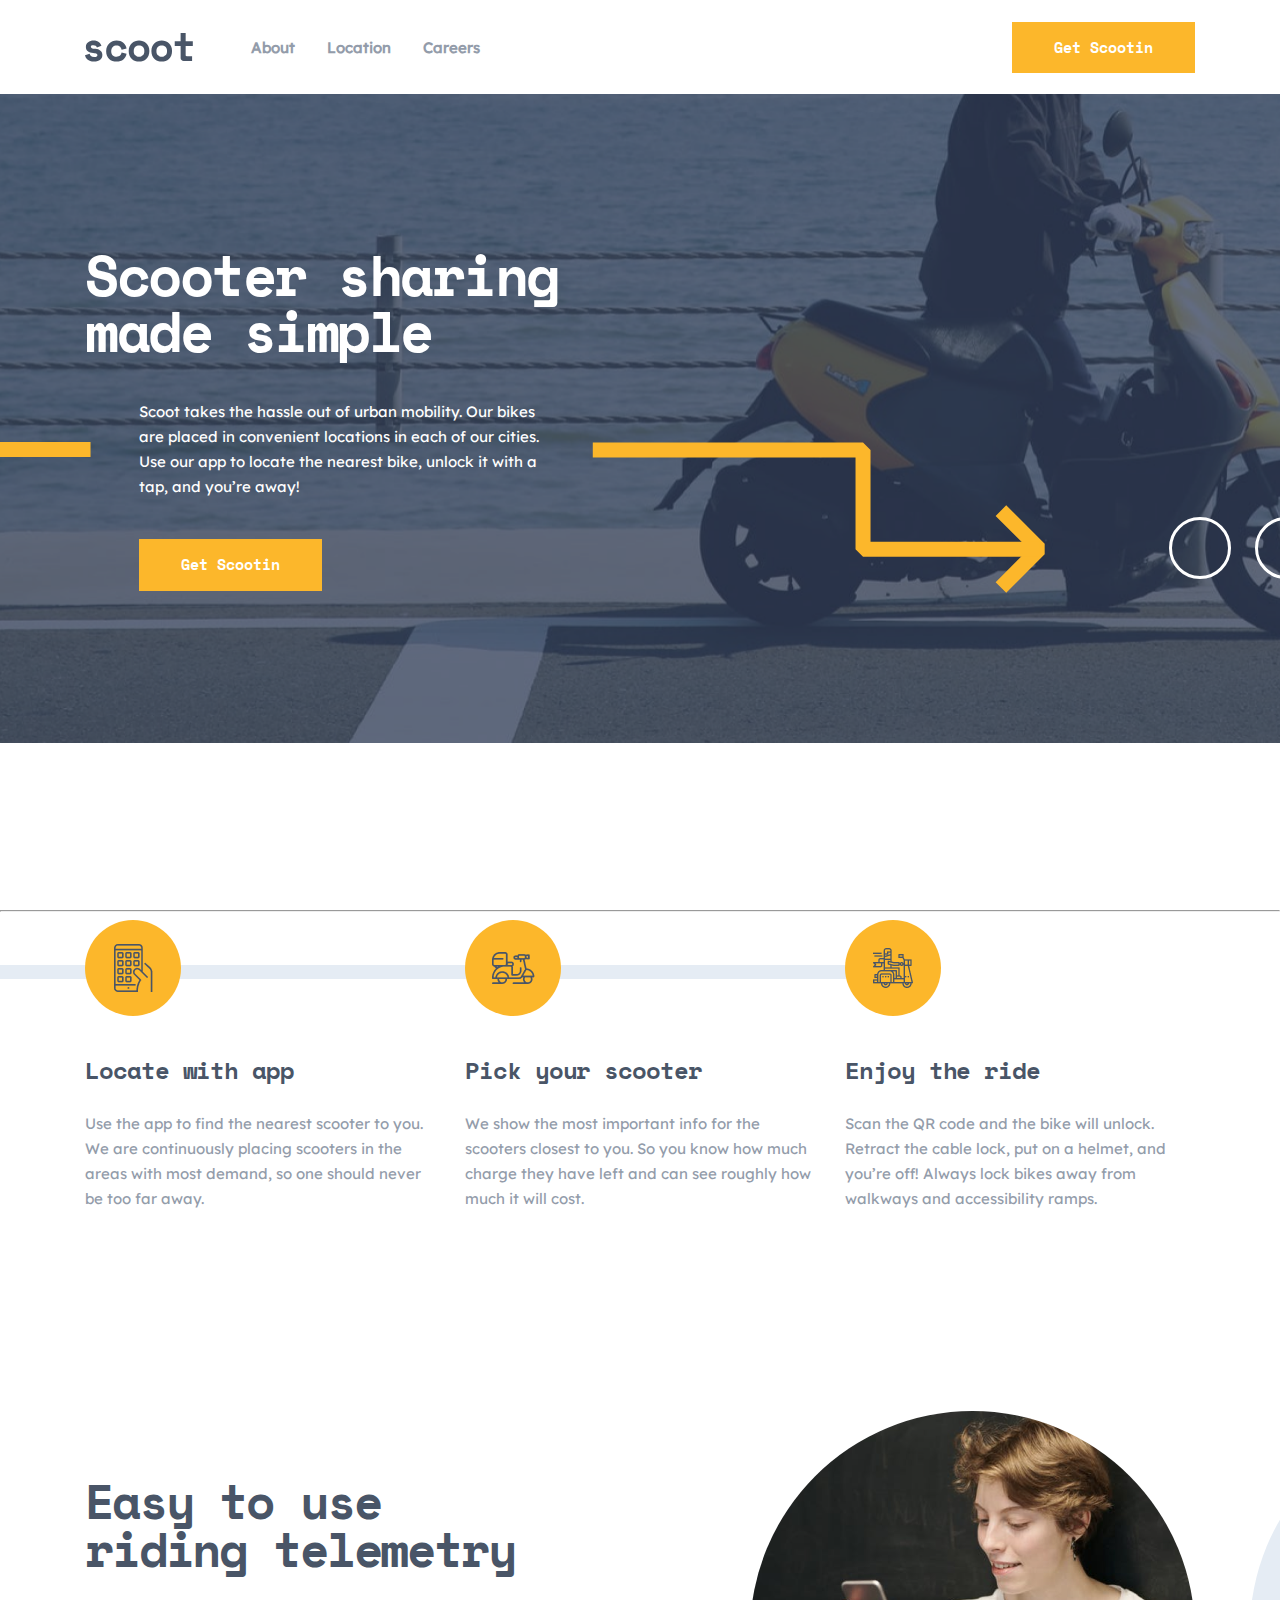
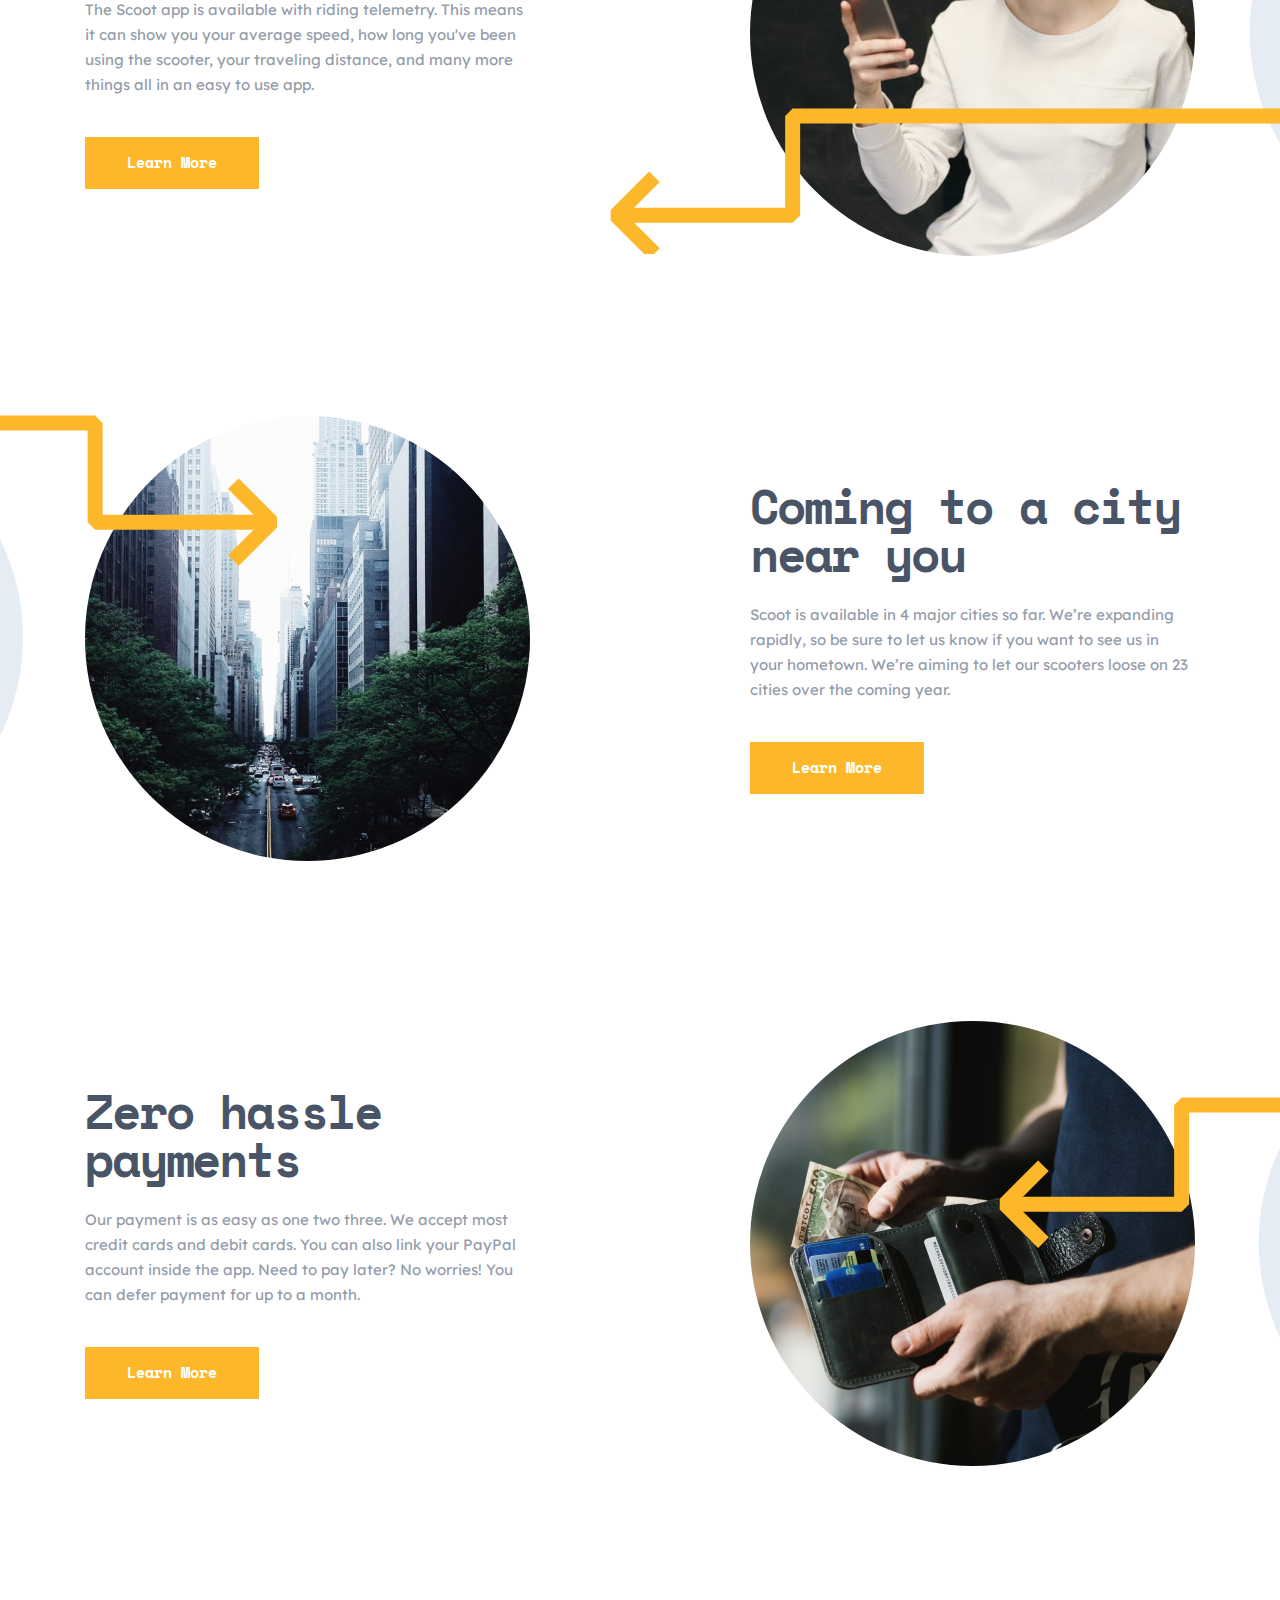
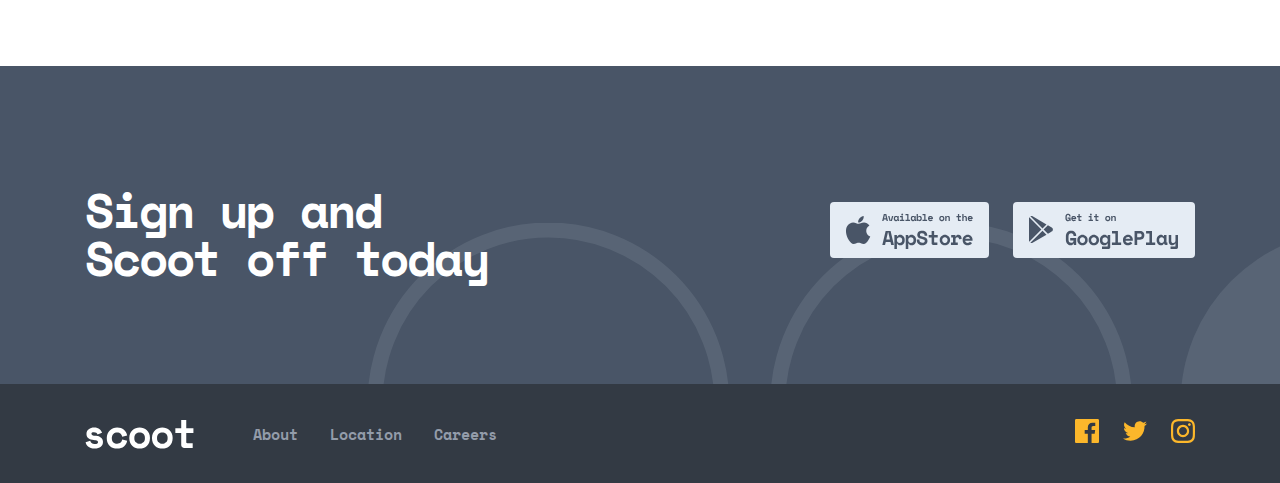
<file: index.html>
<!DOCTYPE html>
<html lang="en">
<head>
  <meta charset="UTF-8">
  <meta http-equiv="X-UA-Compatible" content="IE=edge">
  <meta name="viewport" content="width=device-width, initial-scale=1.0">
  <title>Scoot</title>
  <link rel="stylesheet" href="css/normalize-mini.css">
  <link rel="stylesheet" href="css/style.css">
</head>
<body>

  <header class="site-header">

    <div class="site-header__container container">
      <nav class="site-header__nav">
        <a href="index.html" class="site-header__logo"><img src="/img/icon/site-logo.svg" alt="site logo" class="site-header__logo-img"></a>
        <ul class="site-header__list">
          <li class="site-header__item"><a href="about.html" class="site-header__link">About</a></li>
          <li class="site-header__item"><a href="location.html" class="site-header__link">Location</a></li>
          <li class="site-header__item"><a href="careers,html" class="site-header__link">Careers</a></li>
        </ul>
      </nav>
      <button class="button site-header__btn" type="button">Get scootin</button>
    </div>
    
  </header>

  <main class="site-main">

    <section class="home-hero">
      <div class="home-hero__container container">
        <div class="home-hero__title">
          <h1 class="home-hero__heading">Scooter sharing made simple</h1>
        </div>

        <div class="home-hero__content">
          <p class="home-hero__desc">Scoot takes the hassle out of urban mobility. Our bikes are placed in convenient locations in each of our cities. Use our app to locate the nearest bike, unlock it with a tap, and you’re away!</p>
          <button class="button home-hero__btn">Get scootin</button>
        </div>
      </div>

      <span class="home-hero__circle first-circle"></span>
      <span class="home-hero__circle second-circle"></span>
      <span class="home-hero__circle thrid-circle"></span>
    </section>

    <!-- HOME-FEATURES -->

    <section class="home-features">

      <hr class="home-features__hr">
      <div class="home-features__container container">

        <ul class="home-features__list">
          <li class="home-features__item feature">
            <h3 class="feature__heading">Locate with app</h3>
            <p class="feature__text">Use the app to find the nearest scooter to you. We are continuously placing scooters in the areas with most demand, so one should never be too far away. </p>
          </li>
          <li class="home-features__item feature">
            <h3 class="feature__heading">Pick your scooter</h3>
            <p class="feature__text">We show the most important info for the scooters closest to you. So you know how much charge they have left and can see roughly how much it will cost.</p>
          </li>
          <li class="home-features__item feature">
            <h3 class="feature__heading">Enjoy the ride</h3>
            <p class="feature__text">Scan the QR code and the bike will unlock. Retract the cable lock, put on a helmet, and you’re off! Always lock bikes away from walkways and accessibility ramps.</p>
          </li>
        </ul>

      </div>
    </section>

    <section class="home-advantages">
      <div class="home-advantages__container container">

        <ol class="home-advantages__list">
          <li class="home-advantages__item advantage advantage-ease">
            <div class="advantage__inner advantage-ease__inner">
              <h3 class="advantage__heading">Easy to use
                riding telemetry</h3>
                <p class="advantage__desc">The Scoot app is available with riding telemetry. This means it can show you your average speed, how long you've been using the scooter, your traveling distance, and many more things all in an easy to use app.</p>
                <button class="button advantage-btn">Learn more</button>
            </div>
          </li>
          <li class="home-advantages__item advantage coming-to">
            <div class="advantage__inner coming-to__inner">
              <h3 class="advantage__heading">Coming to a city near you</h3>
              <p class="advantage__desc">Scoot is available in 4 major cities so far. We’re expanding rapidly, so be sure to let us know if you want to see us in your hometown. We’re aiming to let our scooters loose on 23 cities over the coming year.</p>
              <button class="button advantage-btn">Learn more</button>
            </div>
          </li>
          <li class="home-advantages__item advantage zero-hassle">
            <div class="advantage__inner zero-hassle__inner">
              <h3 class="advantage__heading">Zero hassle payments</h3>
              <p class="advantage__desc">Our payment is as easy as one two three. We accept most credit cards and debit cards. You can also link your PayPal account inside the app. Need to pay later? No worries! You can defer payment for up to a month.</p>
              <button class="button advantage-btn">Learn more</button>
            </div>
          </li>
        </ol>
      </div>
    </section>
  </main>

  <footer class="scoot-footer">
    <div class="scoot-footer__top">
      <div class="scoot-footer__container container">
        <div class="scoot-footer__title">
          <h2 class="scoot-footer__heading">Sign up and Scoot off today</h2>
        </div>
  
        <div class="scoot-footer__links">
          <a href="https://www.apple.com/ru/app-store/" class="scoot-footer__link scoot-footer--appstore">
            <img src="/img/icon/appstore.svg" alt="appstore link">
          </a>
  
          <a href="https://play.google.com/store" class="scoot-footer__link scoot-footer--play-market">
            <img src="/img/icon/playmarket-img.svg" alt="play market link">
          </a>
        </div>
      </div>
    </div>
    
    <div class="scoot-footer__bottom">
      <div class="scoot-footer__container container">
        <a href="index.html" class="scoot-footer__logo-link">
          <img src="./img/icon/footer-logo.svg" alt="site logo">
        </a>
        <ul class="scoot-footer__list">
          <li class="scoot-footer__item"><a href="about.html" class="scoot-footer__link">About</a></li>
          <li class="scoot-footer__item"><a href="location.html" class="scoot-footer__link">Location</a></li>
          <li class="scoot-footer__item"><a href="careers.html" class="scoot-footer__link">Careers</a></li>
        </ul>

        <ul class="scoot-footer__social-list">
          <li class="scoot-footer__social-item">
            <a target="blank" href="https://www.facebook.com/" class="scoot-footer__social">

              <svg width="24" height="24" viewBox="0 0 24 24" fill="none" xmlns="http://www.w3.org/2000/svg">
                <path d="M22.675 0H1.325C0.593 0 0 0.593 0 1.325V22.676C0 23.407 0.593 24 1.325 24H12.82V14.706H9.692V11.084H12.82V8.413C12.82 5.313 14.713 3.625 17.479 3.625C18.804 3.625 19.942 3.724 20.274 3.768V7.008L18.356 7.009C16.852 7.009 16.561 7.724 16.561 8.772V11.085H20.148L19.681 14.707H16.561V24H22.677C23.407 24 24 23.407 24 22.675V1.325C24 0.593 23.407 0 22.675 0Z" fill="#FCB72B"/>
                </svg>
                

            </a>
          </li>
          <li class="scoot-footer__social-item">
            <a target="blank" href="https://twitter.com/" class="scoot-footer__social">

              <svg width="24" height="20" viewBox="0 0 24 20" fill="none" xmlns="http://www.w3.org/2000/svg">
                <path d="M24 2.557C23.117 2.949 22.168 3.213 21.172 3.332C22.189 2.723 22.97 1.758 23.337 0.608001C22.386 1.172 21.332 1.582 20.21 1.803C19.313 0.846001 18.032 0.248001 16.616 0.248001C13.437 0.248001 11.101 3.214 11.819 6.293C7.728 6.088 4.1 4.128 1.671 1.149C0.381 3.362 1.002 6.257 3.194 7.723C2.388 7.697 1.628 7.476 0.965 7.107C0.911 9.388 2.546 11.522 4.914 11.997C4.221 12.185 3.462 12.229 2.69 12.081C3.316 14.037 5.134 15.46 7.29 15.5C5.22 17.123 2.612 17.848 0 17.54C2.179 18.937 4.768 19.752 7.548 19.752C16.69 19.752 21.855 12.031 21.543 5.106C22.505 4.411 23.34 3.544 24 2.557Z" fill="#FCB72B"/>
                </svg>

            </a>
          </li>  

          <li class="scoot-footer__social-item">
            <a target="blank" href="https://www.instagram.com/" class="scoot-footer__social">

              <svg width="24" height="24" viewBox="0 0 24 24" fill="none" xmlns="http://www.w3.org/2000/svg">
                <path fill-rule="evenodd" clip-rule="evenodd" d="M12 0C8.741 0 8.333 0.014 7.053 0.072C2.695 0.272 0.273 2.69 0.073 7.052C0.014 8.333 0 8.741 0 12C0 15.259 0.014 15.668 0.072 16.948C0.272 21.306 2.69 23.728 7.052 23.928C8.333 23.986 8.741 24 12 24C15.259 24 15.668 23.986 16.948 23.928C21.302 23.728 23.73 21.31 23.927 16.948C23.986 15.668 24 15.259 24 12C24 8.741 23.986 8.333 23.928 7.053C23.732 2.699 21.311 0.273 16.949 0.073C15.668 0.014 15.259 0 12 0ZM12 2.163C15.204 2.163 15.584 2.175 16.85 2.233C20.102 2.381 21.621 3.924 21.769 7.152C21.827 8.417 21.838 8.797 21.838 12.001C21.838 15.206 21.826 15.585 21.769 16.85C21.62 20.075 20.105 21.621 16.85 21.769C15.584 21.827 15.206 21.839 12 21.839C8.796 21.839 8.416 21.827 7.151 21.769C3.891 21.62 2.38 20.07 2.232 16.849C2.174 15.584 2.162 15.205 2.162 12C2.162 8.796 2.175 8.417 2.232 7.151C2.381 3.924 3.896 2.38 7.151 2.232C8.417 2.175 8.796 2.163 12 2.163ZM5.838 12C5.838 8.597 8.597 5.838 12 5.838C15.403 5.838 18.162 8.597 18.162 12C18.162 15.404 15.403 18.163 12 18.163C8.597 18.163 5.838 15.403 5.838 12ZM12 16C9.791 16 8 14.21 8 12C8 9.791 9.791 8 12 8C14.209 8 16 9.791 16 12C16 14.21 14.209 16 12 16ZM16.965 5.595C16.965 4.8 17.61 4.155 18.406 4.155C19.201 4.155 19.845 4.8 19.845 5.595C19.845 6.39 19.201 7.035 18.406 7.035C17.61 7.035 16.965 6.39 16.965 5.595Z" fill="#FCB72B"/>
                </svg>
                
            </a>
          </li>
            
          
        </ul>
      </div>
    </div>

  </footer>
  <script src="/script/main.js"></script>
</body>
</html>
</file>
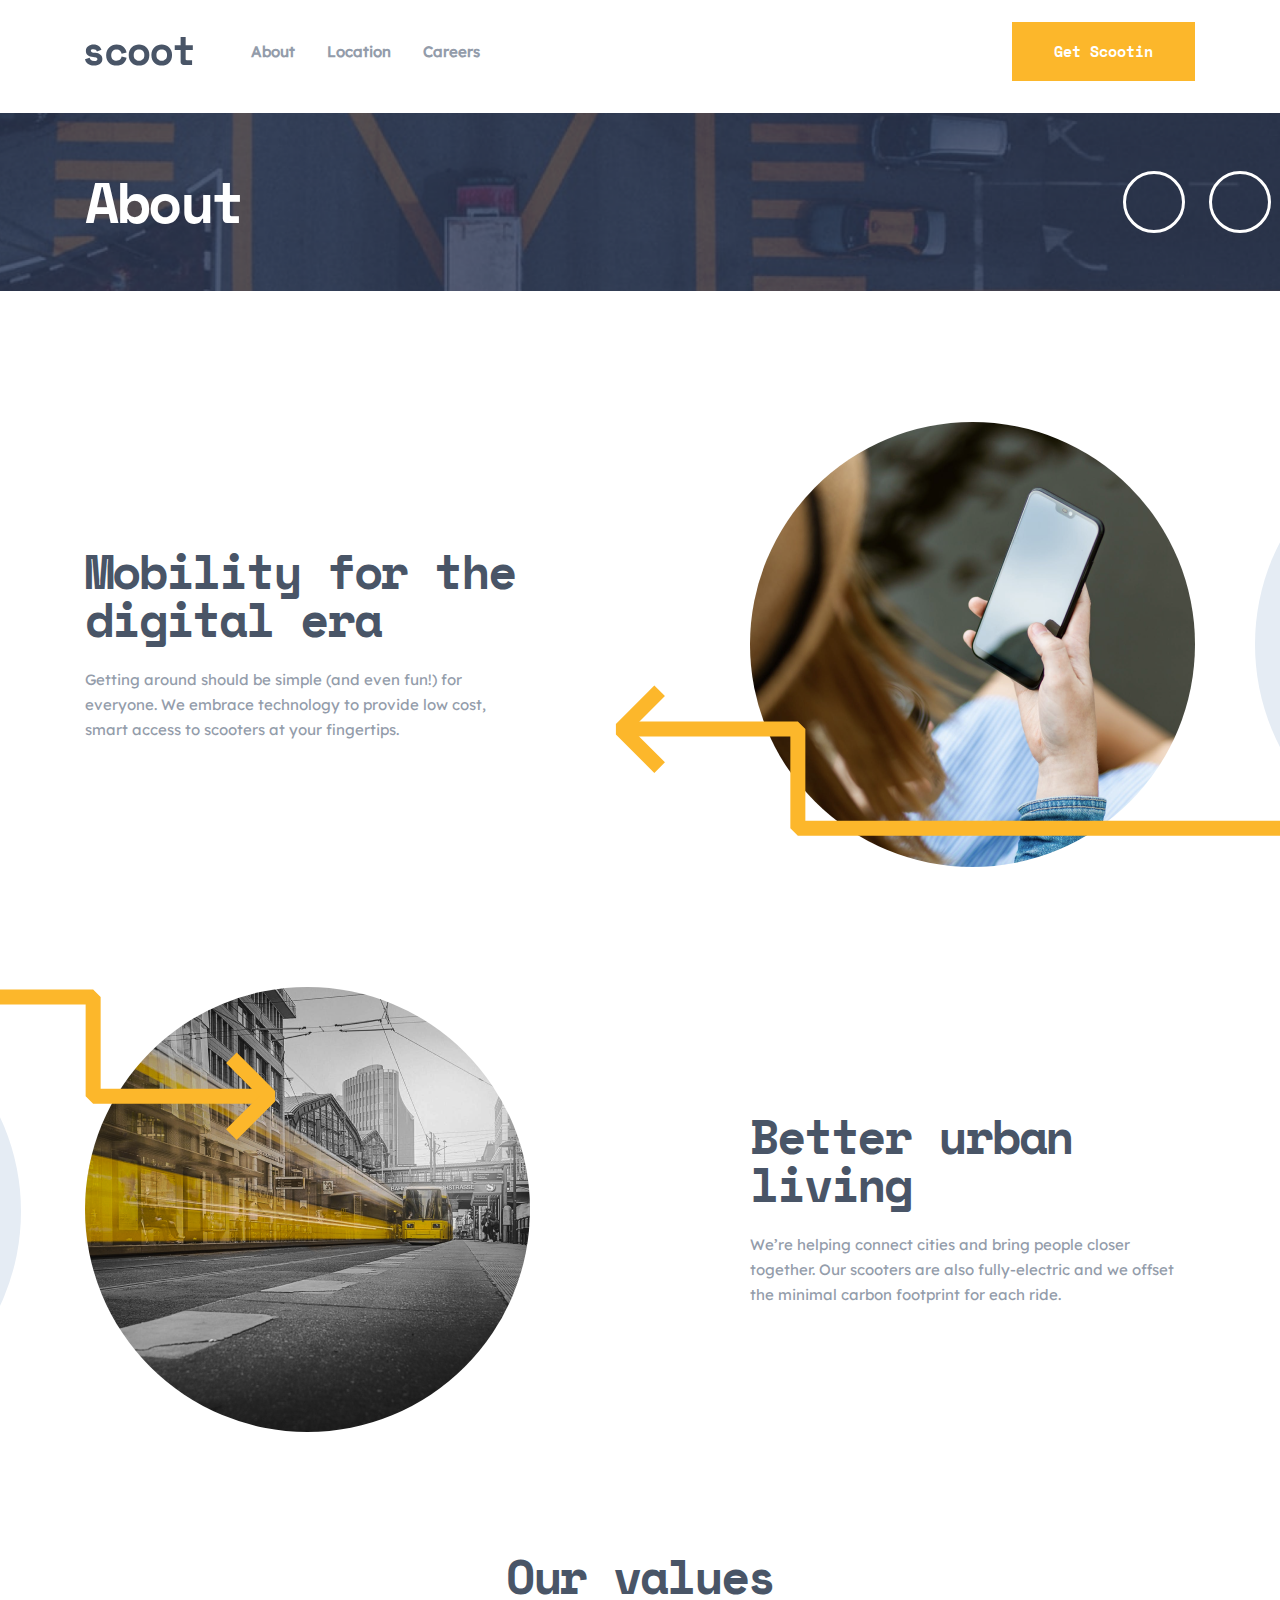
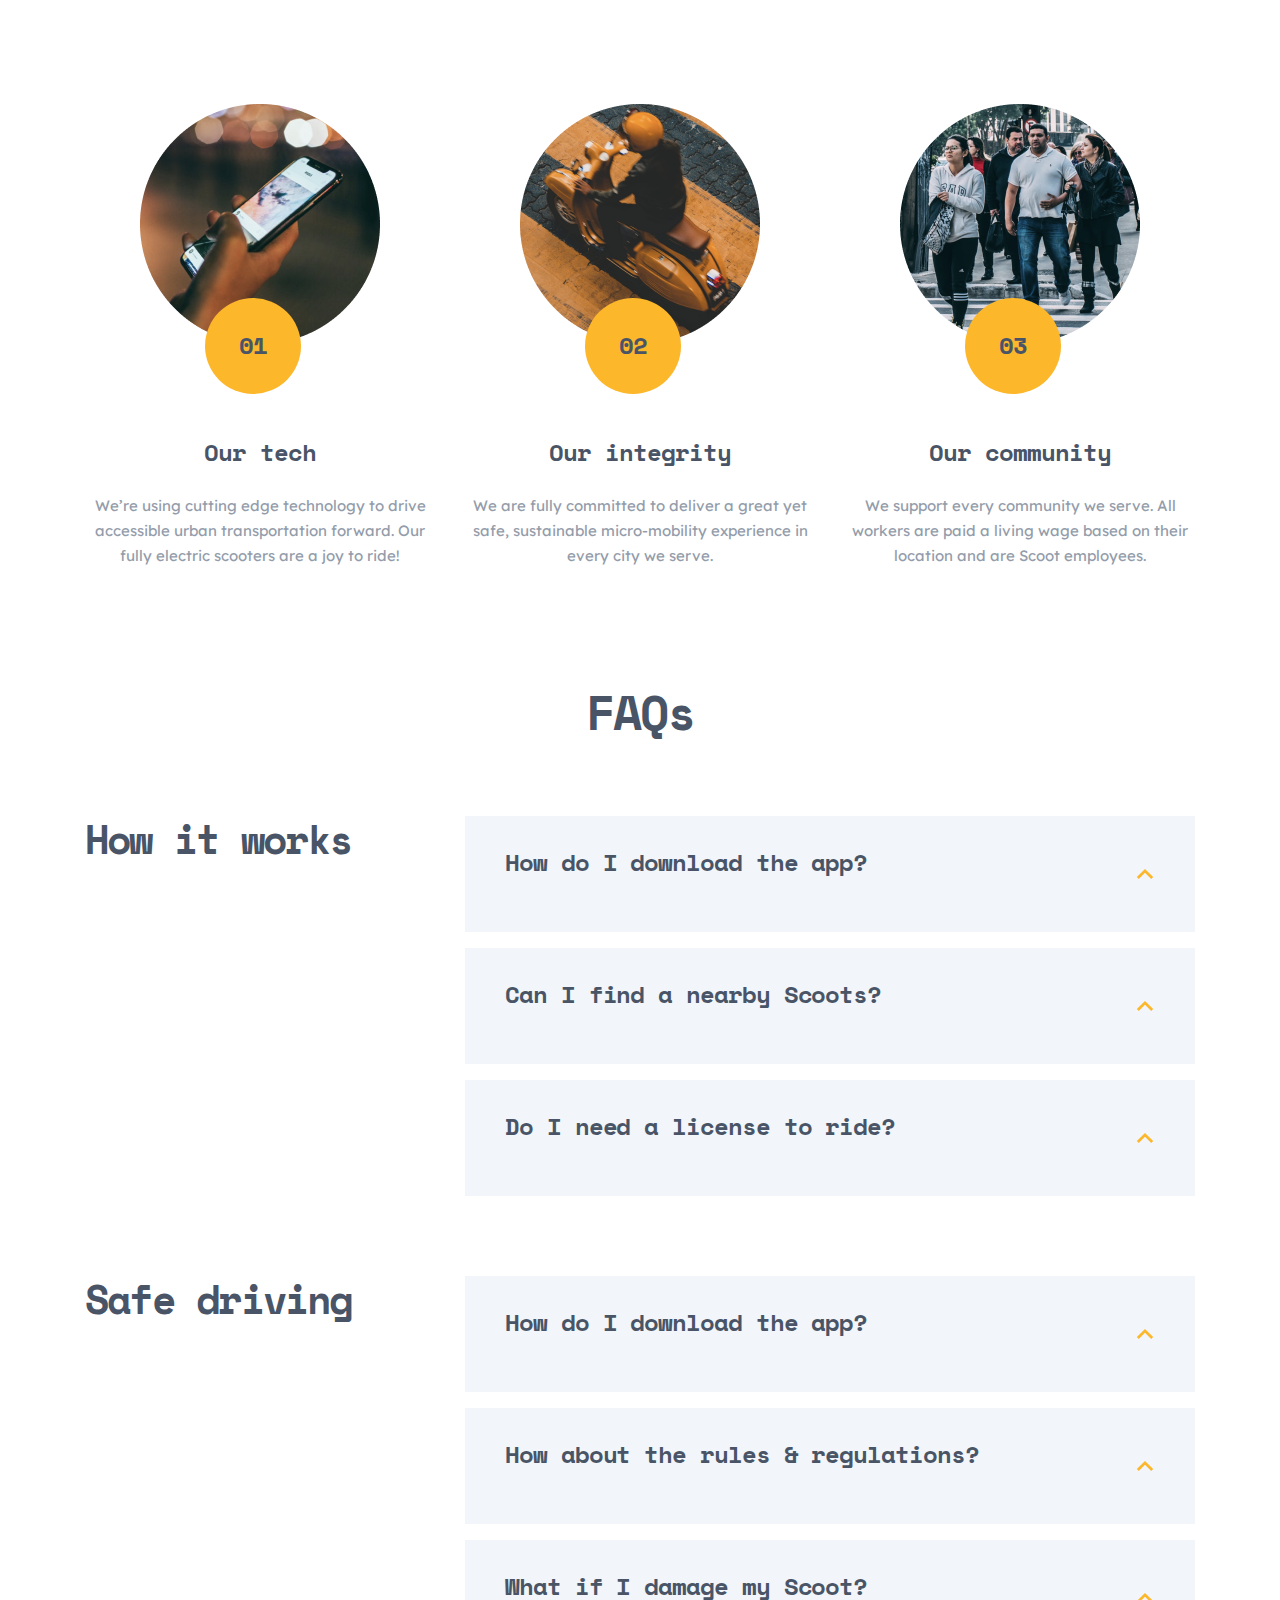
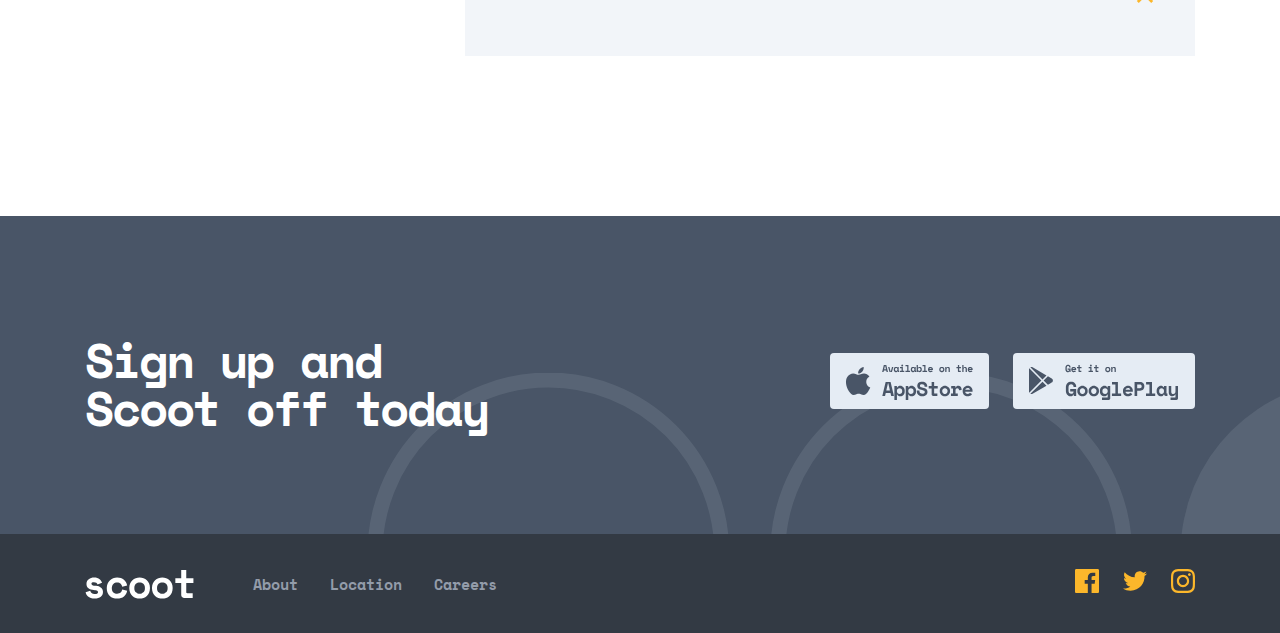
<file: about.html>
<!DOCTYPE html>
<html lang="en">
<head>
  <meta charset="UTF-8">
  <meta http-equiv="X-UA-Compatible" content="IE=edge">
  <meta name="viewport" content="width=device-width, initial-scale=1.0">
  <title>About</title>
  <link rel="stylesheet" href="/css/style.css">
</head>
<body>

  <header class="site-header">

    <div class="site-header__container container">
      <nav class="site-header__nav">
        <a href="index.html" class="site-header__logo"><img src="/img/icon/site-logo.svg" alt="site logo" class="site-header__logo-img"></a>
        <ul class="site-header__list">
          <li class="site-header__item"><a href="about.html" class="site-header__link">About</a></li>
          <li class="site-header__item"><a href="location.html" class="site-header__link">Location</a></li>
          <li class="site-header__item"><a href="careers.html" class="site-header__link">Careers</a></li>
        </ul>
      </nav>
      <a href="#" target="_blank" class="button site-header__btn" type="button">Get scootin</a>
    </div>
    
  </header>

  <main class="about-main">
    <section class="about-hero">
      <div class="about-hero__container container">
        <h1 class="about-hero__heading">About</h1>
      </div>
    </section>
  
    <!-- ADVANTAGES -->
    <section class="about-advantages">
      <div class="about-advantages__container container">
        <ul class="about-advantages__list">
          <li class="about-advantages__item about-advantage mobillity">
            <div class="about-advantage__wrapper mobillity__inner">
              <h3 class="about-advantage__heading">Mobility for the digital era</h3>
              <p class="about-advantage__desc">Getting around should be simple (and even fun!) for everyone. We embrace technology to provide low cost, smart access to scooters at your fingertips.</p>
            </div>
          </li>
          <li class="about-advantages__item about-advantage better-urban">
            <div class="about-advantage__wrapper better-urban__inner">
              <h3 class="about-advantage__heading">Better urban living</h3>
              <p class="about-advantage__desc">We’re helping connect cities and bring people closer together. Our scooters are also fully-electric and we offset the minimal carbon footprint for each ride.</p>
            </div>
          </li>
        </ul>
      </div>
    </section>
  
    <section class="values">
  
      <div class="values__container container">
        <div class="values__title">
          <h2 class="values__heading">Our values</h2>
        </div>
    
        <ol class="values__list">
          <li class="values__item value">
            <div class="value__img-wrapper our-tech">
              <img src="/img/our-tech.png" alt="image" class="value__img">
            </div>
            <h3 class="value__heading">Our tech</h3>
            <p class="value__desc">We’re using cutting edge technology to drive accessible urban transportation forward. Our fully electric scooters are a joy to ride!</p>
          </li>
          <li class="values__item value">
            <div class="value__img-wrapper our-integrity">
              <img src="/img/our-integrity.png" alt="image" class="value__img">
            </div>
            <h3 class="value__heading">Our integrity</h3>
            <p class="value__desc">We are fully committed to deliver a great yet safe, sustainable micro-mobility experience in every city we serve.</p>
          </li>
          <li class="values__item value">
            <div class="value__img-wrapper our-community">
              <img src="/img/our-community.png" alt="image" class="value__img">
            </div>
            <h3 class="value__heading">Our community</h3>
            <p class="value__desc">We support every community we serve. All workers are paid a living wage based on their location and are Scoot employees.</p>
          </li>
        </ol>
      </div>
      
    </section>
  
    <section class="faqs">
      <div class="faqs__container container">
        <h2 class="faqs__heading">FAQs</h2>
        <div class="faqs__how-it-work hiw">
          <div class="hiw__title">
            <h3 class="hiw__heading">How it works</h3>
          </div>
  
          <div class="hiw__drop-cards">
            <div class="hiw__cards card">
              <div class="hiw__card">
                <h4 class="card__heading">How do I download the app?</h4>
                <button class="card__button"></button>
              </div>
              <p class="card__text">To download the Scoot app, you can search “Scoot” in both the App and Google Play stores. An even simpler way to do it would be to click the relevant link at the bottom of this page and you’ll be re-directed to the correct page.</p>
            </div>
            <div class="hiw__cards card">
              <div class="hiw__card">
                <h4 class="card__heading">Can I find a nearby Scoots?</h4>
                <button class="card__button"></button>
              </div>
              <p class="card__text">To download the Scoot app, you can search “Scoot” in both the App and Google Play stores. An even simpler way to do it would be to click the relevant link at the bottom of this page and you’ll be re-directed to the correct page.</p>
            </div>
            <div class="hiw__cards card card_last">
              <div class="hiw__card">
                <h4 class="card__heading">Do I need a license to ride?</h4>
                <button class="card__button"></button>
              </div>
              <p class="card__text">To download the Scoot app, you can search “Scoot” in both the App and Google Play stores. An even simpler way to do it would be to click the relevant link at the bottom of this page and you’ll be re-directed to the correct page.</p>
            </div>
          </div>
        </div>
  
        <div class="faqs__how-it-work hiw">
          <div class="hiw__title">
            <h3 class="hiw__heading">Safe driving</h3>
          </div>
  
          <div class="hiw__drop-cards">
            <div class="hiw__cards card">
              <div class="hiw__card">
                <h4 class="card__heading">How do I download the app?</h4>
                <button class="card__button"></button>
              </div>
              <p class="card__text">Yes, please do! All cities have different laws. But we strongly strongly strongly recommend always wearing a helmet regardless of the local laws. We like you and we want you to be as safe as possible while Scooting.</p>
            </div>
            <div class="hiw__cards card">
              <div class="hiw__card">
                <h4 class="card__heading">How about the rules & regulations?</h4>
                <button class="card__button"></button>
              </div>
              <p class="card__text">To download the Scoot app, you can search “Scoot” in both the App and Google Play stores. An even simpler way to do it would be to click the relevant link at the bottom of this page and you’ll be re-directed to the correct page.</p>
            </div>
            <div class="hiw__cards card">
              <div class="hiw__card">
                <h4 class="card__heading">What if I damage my Scoot?</h4>
                <button class="card__button"></button>
              </div>
              <p class="card__text">To download the Scoot app, you can search “Scoot” in both the App and Google Play stores. An even simpler way to do it would be to click the relevant link at the bottom of this page and you’ll be re-directed to the correct page.</p>
            </div>
          </div>
        </div>
      </div>
    </section>
  </main>

  <footer class="scoot-footer">
    <div class="scoot-footer__top">
      <div class="scoot-footer__container container">
        <div class="scoot-footer__title">
          <h2 class="scoot-footer__heading">Sign up and Scoot off today</h2>
        </div>
  
        <div class="scoot-footer__links">
          <a href="https://www.apple.com/ru/app-store/" class="scoot-footer__link scoot-footer--appstore">
            <img src="/img/icon/appstore.svg" alt="appstore link">
          </a>
  
          <a href="https://play.google.com/store" class="scoot-footer__link scoot-footer--play-market">
            <img src="/img/icon/playmarket-img.svg" alt="play market link">
          </a>
        </div>
      </div>
    </div>
    
    <div class="scoot-footer__bottom">
      <div class="scoot-footer__container container">
        <a href="index.html" class="scoot-footer__logo-link">
          <img src="./img/icon/footer-logo.svg" alt="site logo">
        </a>
        <ul class="scoot-footer__list">
          <li class="scoot-footer__item"><a href="about.html" class="scoot-footer__link">About</a></li>
          <li class="scoot-footer__item"><a href="location.html" class="scoot-footer__link">Location</a></li>
          <li class="scoot-footer__item"><a href="careers.html" class="scoot-footer__link">Careers</a></li>
        </ul>

        <ul class="scoot-footer__social-list">
          <li class="scoot-footer__social-item">
            <a target="_blank" href="https://www.facebook.com/" class="scoot-footer__social">

              <svg width="24" height="24" viewBox="0 0 24 24" fill="none" xmlns="http://www.w3.org/2000/svg">
                <path d="M22.675 0H1.325C0.593 0 0 0.593 0 1.325V22.676C0 23.407 0.593 24 1.325 24H12.82V14.706H9.692V11.084H12.82V8.413C12.82 5.313 14.713 3.625 17.479 3.625C18.804 3.625 19.942 3.724 20.274 3.768V7.008L18.356 7.009C16.852 7.009 16.561 7.724 16.561 8.772V11.085H20.148L19.681 14.707H16.561V24H22.677C23.407 24 24 23.407 24 22.675V1.325C24 0.593 23.407 0 22.675 0Z" fill="#FCB72B"/>
                </svg>
                

            </a>
          </li>
          <li class="scoot-footer__social-item">
            <a target="_blank" href="https://twitter.com/" class="scoot-footer__social">

              <svg width="24" height="20" viewBox="0 0 24 20" fill="none" xmlns="http://www.w3.org/2000/svg">
                <path d="M24 2.557C23.117 2.949 22.168 3.213 21.172 3.332C22.189 2.723 22.97 1.758 23.337 0.608001C22.386 1.172 21.332 1.582 20.21 1.803C19.313 0.846001 18.032 0.248001 16.616 0.248001C13.437 0.248001 11.101 3.214 11.819 6.293C7.728 6.088 4.1 4.128 1.671 1.149C0.381 3.362 1.002 6.257 3.194 7.723C2.388 7.697 1.628 7.476 0.965 7.107C0.911 9.388 2.546 11.522 4.914 11.997C4.221 12.185 3.462 12.229 2.69 12.081C3.316 14.037 5.134 15.46 7.29 15.5C5.22 17.123 2.612 17.848 0 17.54C2.179 18.937 4.768 19.752 7.548 19.752C16.69 19.752 21.855 12.031 21.543 5.106C22.505 4.411 23.34 3.544 24 2.557Z" fill="#FCB72B"/>
                </svg>

            </a>
          </li>  

          <li class="scoot-footer__social-item">
            <a target="blank" href="https://www.instagram.com/" class="scoot-footer__social">

              <svg width="24" height="24" viewBox="0 0 24 24" fill="none" xmlns="http://www.w3.org/2000/svg">
                <path fill-rule="evenodd" clip-rule="evenodd" d="M12 0C8.741 0 8.333 0.014 7.053 0.072C2.695 0.272 0.273 2.69 0.073 7.052C0.014 8.333 0 8.741 0 12C0 15.259 0.014 15.668 0.072 16.948C0.272 21.306 2.69 23.728 7.052 23.928C8.333 23.986 8.741 24 12 24C15.259 24 15.668 23.986 16.948 23.928C21.302 23.728 23.73 21.31 23.927 16.948C23.986 15.668 24 15.259 24 12C24 8.741 23.986 8.333 23.928 7.053C23.732 2.699 21.311 0.273 16.949 0.073C15.668 0.014 15.259 0 12 0ZM12 2.163C15.204 2.163 15.584 2.175 16.85 2.233C20.102 2.381 21.621 3.924 21.769 7.152C21.827 8.417 21.838 8.797 21.838 12.001C21.838 15.206 21.826 15.585 21.769 16.85C21.62 20.075 20.105 21.621 16.85 21.769C15.584 21.827 15.206 21.839 12 21.839C8.796 21.839 8.416 21.827 7.151 21.769C3.891 21.62 2.38 20.07 2.232 16.849C2.174 15.584 2.162 15.205 2.162 12C2.162 8.796 2.175 8.417 2.232 7.151C2.381 3.924 3.896 2.38 7.151 2.232C8.417 2.175 8.796 2.163 12 2.163ZM5.838 12C5.838 8.597 8.597 5.838 12 5.838C15.403 5.838 18.162 8.597 18.162 12C18.162 15.404 15.403 18.163 12 18.163C8.597 18.163 5.838 15.403 5.838 12ZM12 16C9.791 16 8 14.21 8 12C8 9.791 9.791 8 12 8C14.209 8 16 9.791 16 12C16 14.21 14.209 16 12 16ZM16.965 5.595C16.965 4.8 17.61 4.155 18.406 4.155C19.201 4.155 19.845 4.8 19.845 5.595C19.845 6.39 19.201 7.035 18.406 7.035C17.61 7.035 16.965 6.39 16.965 5.595Z" fill="#FCB72B"/>
                </svg>
                
            </a>
          </li>
            
          
        </ul>
      </div>
    </div>

  </footer>

  <script src="/script/main.js"></script>

</body>
</html>
</file>
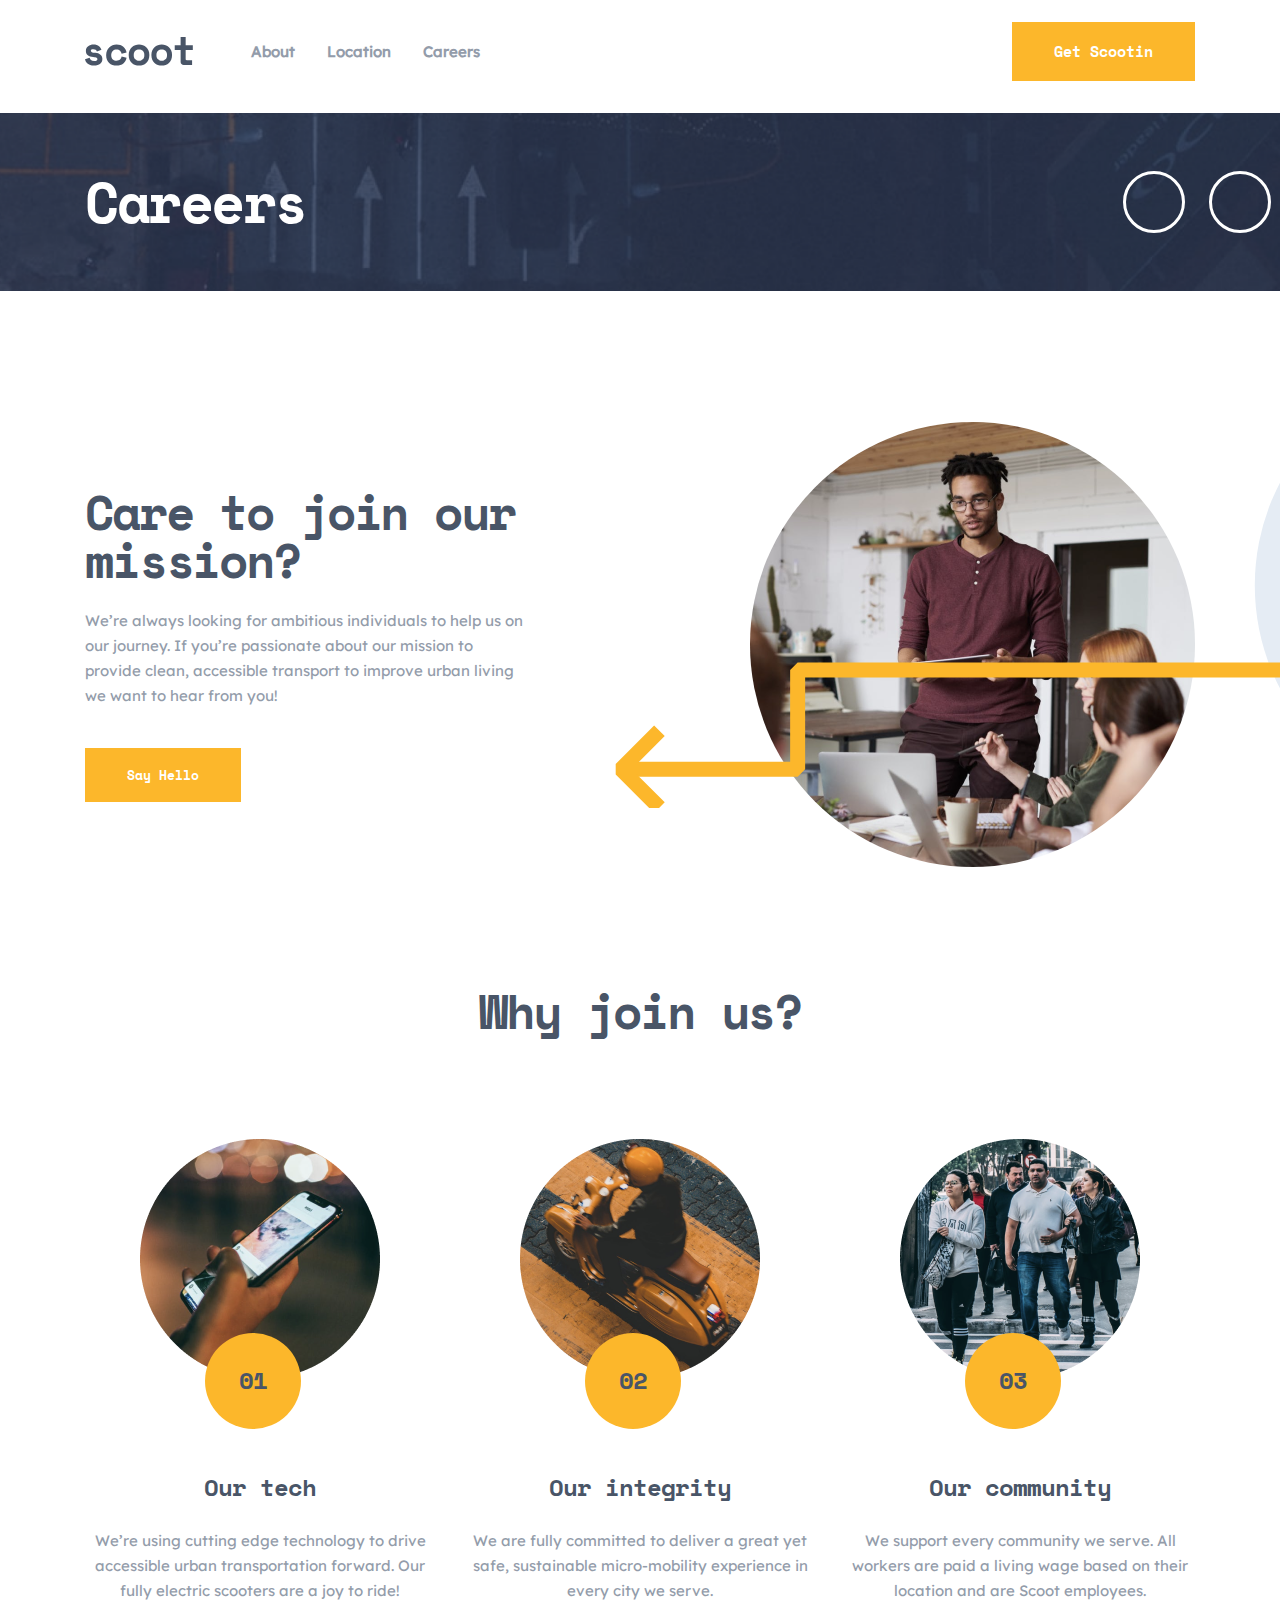
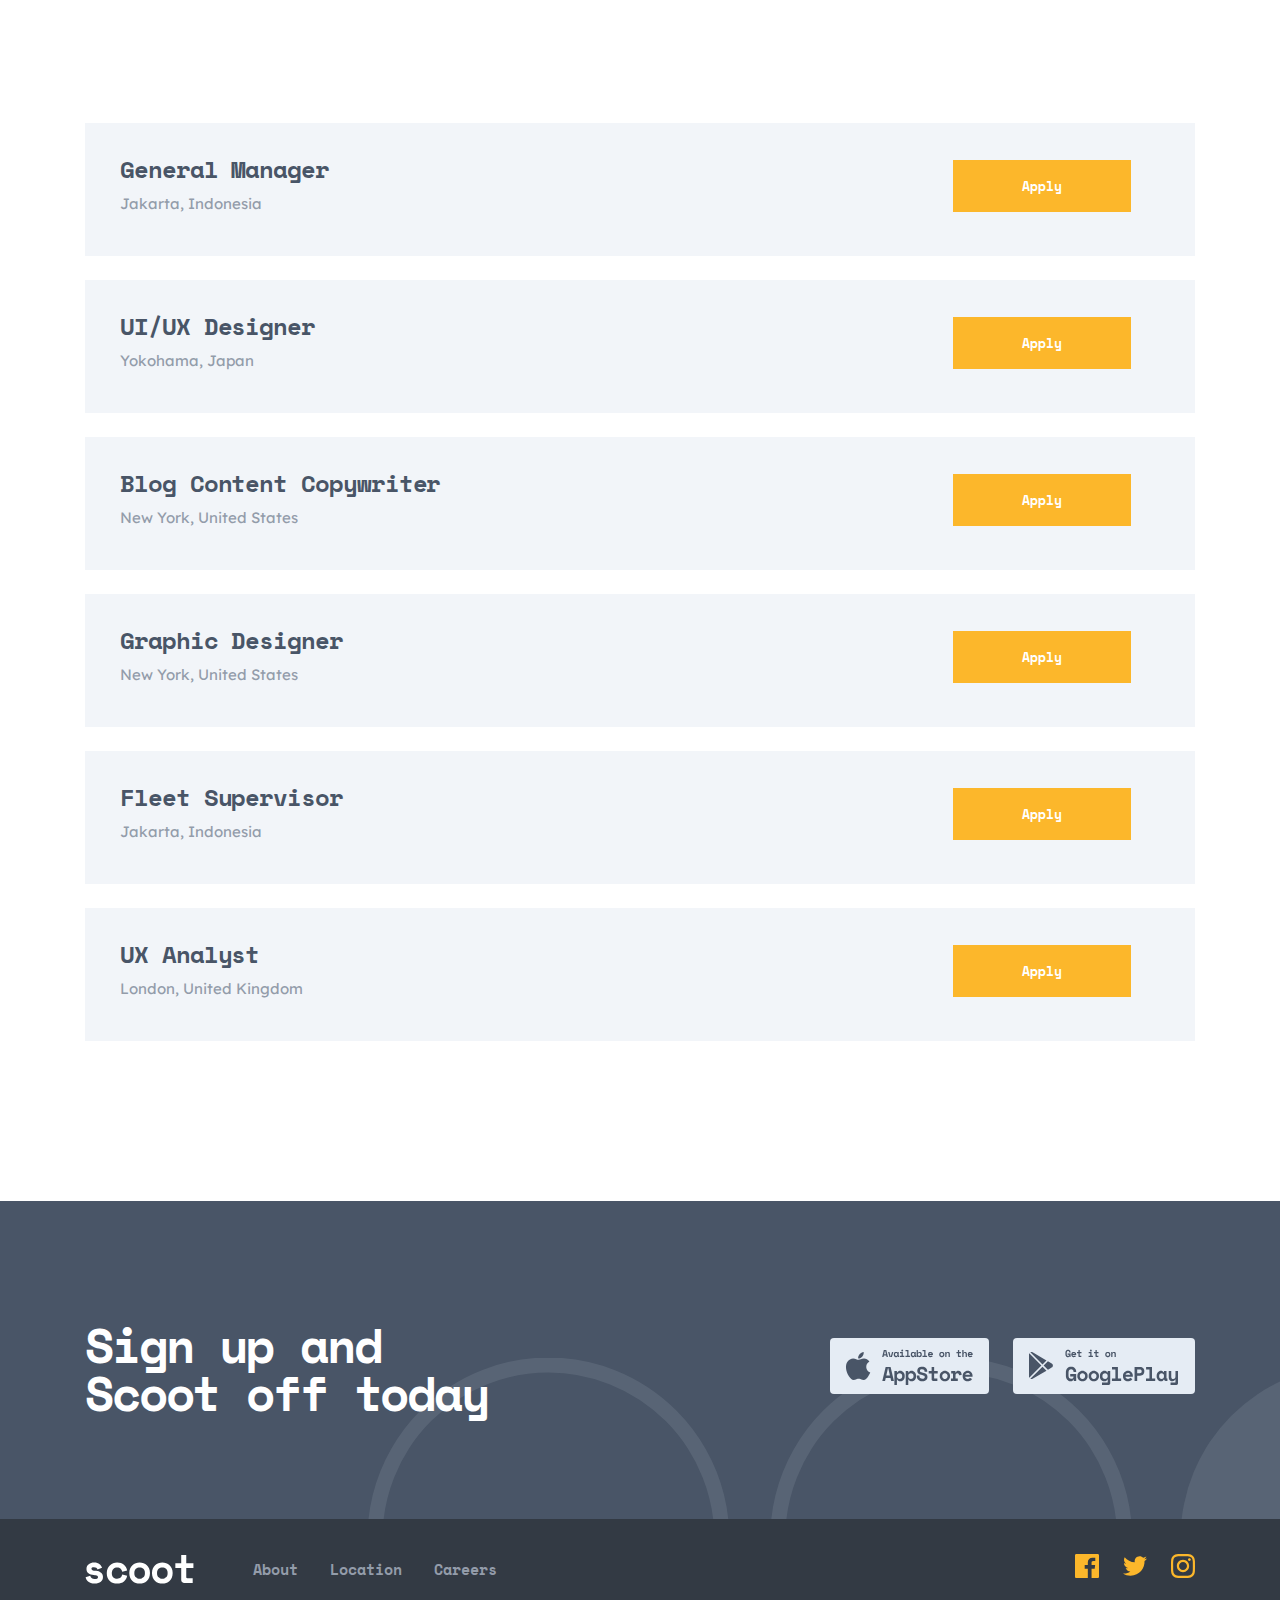
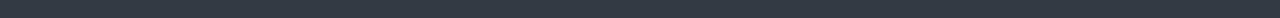
<file: careers.html>
<!DOCTYPE html>
<html lang="en">
<head>
  <meta charset="UTF-8">
  <meta http-equiv="X-UA-Compatible" content="IE=edge">
  <meta name="viewport" content="width=device-width, initial-scale=1.0">
  <title>Careers</title>
  <link rel="stylesheet" href="/css/style.css">
</head>
<body>
  <header class="site-header">

    <div class="site-header__container container">
      <nav class="site-header__nav">
        <a href="index.html" class="site-header__logo"><img src="/img/icon/site-logo.svg" alt="site logo" class="site-header__logo-img"></a>
        <ul class="site-header__list">
          <li class="site-header__item"><a href="about.html" class="site-header__link">About</a></li>
          <li class="site-header__item"><a href="location.html" class="site-header__link">Location</a></li>
          <li class="site-header__item"><a href="careers.html" class="site-header__link">Careers</a></li>
        </ul>
      </nav>
      <a href="#" target="_blank" class="button site-header__btn" type="button">Get scootin</a>
    </div>
    
  </header>

  <main class="careers-main">
    <section class="careers-hero">
      <div class="about-hero__container container">
        <h1 class="about-hero__heading">Careers</h1>
      </div>
    </section>

    <section class="careers-adv">
      <div class="careers-adv__container container">
        <ul class="careers-adv__list">
          <li class="careers-adv__item career-adv care-to-join">
            <div class="career-adv__wrapper care-to-join__inner">
              <h3 class="career-adv__heading">Care to join our mission?</h3>
              <p class="career-adv__desc">We’re always looking for ambitious individuals to help us on our journey. If you’re passionate about our mission to provide clean, accessible transport to improve urban living we want to hear from you!</p>
              <button class="button careers-adv__btn">Say Hello</button>
            </div>
          </li>
        </ul>
        
      </div>
    </section>

    <!-- WHY JOIN US? -->
    <section class="values values-careers">
  
      <div class="values__container container">
        <div class="values__title">
          <h2 class="values__heading">Why join us?</h2>
        </div>
    
        <ol class="values__list">
          <li class="values__item value">
            <div class="value__img-wrapper our-tech">
              <img src="/img/our-tech.png" alt="image" class="value__img">
            </div>
            <h3 class="value__heading">Our tech</h3>
            <p class="value__desc">We’re using cutting edge technology to drive accessible urban transportation forward. Our fully electric scooters are a joy to ride!</p>
          </li>
          <li class="values__item value">
            <div class="value__img-wrapper our-integrity">
              <img src="/img/our-integrity.png" alt="image" class="value__img">
            </div>
            <h3 class="value__heading">Our integrity</h3>
            <p class="value__desc">We are fully committed to deliver a great yet safe, sustainable micro-mobility experience in every city we serve.</p>
          </li>
          <li class="values__item value">
            <div class="value__img-wrapper our-community">
              <img src="/img/our-community.png" alt="image" class="value__img">
            </div>
            <h3 class="value__heading">Our community</h3>
            <p class="value__desc">We support every community we serve. All workers are paid a living wage based on their location and are Scoot employees.</p>
          </li>
        </ol>
      </div>
      
    </section>

    <section class="workers">
      <div class="workers__container container">
        <ul class="workers__list">
          <li class="workers__item worker">
            <div class="worker__inner">
              <h3 class="worker__heading">General Manager</h3>
              <p class="worker__desc">Jakarta, Indonesia</p>
            </div>
            <button class="button worker__btn">Apply</button>
          </li>
          <li class="workers__item worker">
            <div class="worker__inner">
              <h3 class="worker__heading">UI/UX Designer</h3>
              <p class="worker__desc">Yokohama, Japan</p>
            </div>
            <button class="button worker__btn">Apply</button>
          </li>
          <li class="workers__item worker">
            <div class="worker__inner">
              <h3 class="worker__heading">Blog Content Copywriter</h3>
              <p class="worker__desc">New York, United States</p>
            </div>
            <button class="button worker__btn">Apply</button>
          </li>
          <li class="workers__item worker">
            <div class="worker__inner">
              <h3 class="worker__heading">Graphic Designer</h3>
              <p class="worker__desc">New York, United States</p>
            </div>
            <button class="button worker__btn">Apply</button>
          </li>
          <li class="workers__item worker">
            <div class="worker__inner">
              <h3 class="worker__heading">Fleet Supervisor</h3>
              <p class="worker__desc">Jakarta, Indonesia</p>
            </div>
            <button class="button worker__btn">Apply</button>
          </li>
          <li class="workers__item worker">
            <div class="worker__inner">
              <h3 class="worker__heading">UX Analyst</h3>
              <p class="worker__desc">London, United Kingdom</p>
            </div>
            <button class="button worker__btn">Apply</button>
          </li>
        </ul>
      </div>
    </section>
  </main>

  <!-- FOOTER -->

  <footer class="scoot-footer">
    <div class="scoot-footer__top">
      <div class="scoot-footer__container container">
        <div class="scoot-footer__title">
          <h2 class="scoot-footer__heading">Sign up and Scoot off today</h2>
        </div>
  
        <div class="scoot-footer__links">
          <a href="https://www.apple.com/ru/app-store/" class="scoot-footer__link scoot-footer--appstore">
            <img src="/img/icon/appstore.svg" alt="appstore link">
          </a>
  
          <a href="https://play.google.com/store" class="scoot-footer__link scoot-footer--play-market">
            <img src="/img/icon/playmarket-img.svg" alt="play market link">
          </a>
        </div>
      </div>
    </div>
    
    <div class="scoot-footer__bottom">
      <div class="scoot-footer__container container">
        <a href="index.html" class="scoot-footer__logo-link">
          <img src="./img/icon/footer-logo.svg" alt="site logo">
        </a>
        <ul class="scoot-footer__list">
          <li class="scoot-footer__item"><a href="about.html" class="scoot-footer__link">About</a></li>
          <li class="scoot-footer__item"><a href="location.html" class="scoot-footer__link">Location</a></li>
          <li class="scoot-footer__item"><a href="careers.html" class="scoot-footer__link">Careers</a></li>
        </ul>

        <ul class="scoot-footer__social-list">
          <li class="scoot-footer__social-item">
            <a target="blank" href="https://www.facebook.com/" class="scoot-footer__social">

              <svg width="24" height="24" viewBox="0 0 24 24" fill="none" xmlns="http://www.w3.org/2000/svg">
                <path d="M22.675 0H1.325C0.593 0 0 0.593 0 1.325V22.676C0 23.407 0.593 24 1.325 24H12.82V14.706H9.692V11.084H12.82V8.413C12.82 5.313 14.713 3.625 17.479 3.625C18.804 3.625 19.942 3.724 20.274 3.768V7.008L18.356 7.009C16.852 7.009 16.561 7.724 16.561 8.772V11.085H20.148L19.681 14.707H16.561V24H22.677C23.407 24 24 23.407 24 22.675V1.325C24 0.593 23.407 0 22.675 0Z" fill="#FCB72B"/>
                </svg>
                

            </a>
          </li>
          <li class="scoot-footer__social-item">
            <a target="_blank" href="https://twitter.com/" class="scoot-footer__social">

              <svg width="24" height="20" viewBox="0 0 24 20" fill="none" xmlns="http://www.w3.org/2000/svg">
                <path d="M24 2.557C23.117 2.949 22.168 3.213 21.172 3.332C22.189 2.723 22.97 1.758 23.337 0.608001C22.386 1.172 21.332 1.582 20.21 1.803C19.313 0.846001 18.032 0.248001 16.616 0.248001C13.437 0.248001 11.101 3.214 11.819 6.293C7.728 6.088 4.1 4.128 1.671 1.149C0.381 3.362 1.002 6.257 3.194 7.723C2.388 7.697 1.628 7.476 0.965 7.107C0.911 9.388 2.546 11.522 4.914 11.997C4.221 12.185 3.462 12.229 2.69 12.081C3.316 14.037 5.134 15.46 7.29 15.5C5.22 17.123 2.612 17.848 0 17.54C2.179 18.937 4.768 19.752 7.548 19.752C16.69 19.752 21.855 12.031 21.543 5.106C22.505 4.411 23.34 3.544 24 2.557Z" fill="#FCB72B"/>
                </svg>

            </a>
          </li>  

          <li class="scoot-footer__social-item">
            <a target="_blank" href="https://www.instagram.com/" class="scoot-footer__social">

              <svg width="24" height="24" viewBox="0 0 24 24" fill="none" xmlns="http://www.w3.org/2000/svg">
                <path fill-rule="evenodd" clip-rule="evenodd" d="M12 0C8.741 0 8.333 0.014 7.053 0.072C2.695 0.272 0.273 2.69 0.073 7.052C0.014 8.333 0 8.741 0 12C0 15.259 0.014 15.668 0.072 16.948C0.272 21.306 2.69 23.728 7.052 23.928C8.333 23.986 8.741 24 12 24C15.259 24 15.668 23.986 16.948 23.928C21.302 23.728 23.73 21.31 23.927 16.948C23.986 15.668 24 15.259 24 12C24 8.741 23.986 8.333 23.928 7.053C23.732 2.699 21.311 0.273 16.949 0.073C15.668 0.014 15.259 0 12 0ZM12 2.163C15.204 2.163 15.584 2.175 16.85 2.233C20.102 2.381 21.621 3.924 21.769 7.152C21.827 8.417 21.838 8.797 21.838 12.001C21.838 15.206 21.826 15.585 21.769 16.85C21.62 20.075 20.105 21.621 16.85 21.769C15.584 21.827 15.206 21.839 12 21.839C8.796 21.839 8.416 21.827 7.151 21.769C3.891 21.62 2.38 20.07 2.232 16.849C2.174 15.584 2.162 15.205 2.162 12C2.162 8.796 2.175 8.417 2.232 7.151C2.381 3.924 3.896 2.38 7.151 2.232C8.417 2.175 8.796 2.163 12 2.163ZM5.838 12C5.838 8.597 8.597 5.838 12 5.838C15.403 5.838 18.162 8.597 18.162 12C18.162 15.404 15.403 18.163 12 18.163C8.597 18.163 5.838 15.403 5.838 12ZM12 16C9.791 16 8 14.21 8 12C8 9.791 9.791 8 12 8C14.209 8 16 9.791 16 12C16 14.21 14.209 16 12 16ZM16.965 5.595C16.965 4.8 17.61 4.155 18.406 4.155C19.201 4.155 19.845 4.8 19.845 5.595C19.845 6.39 19.201 7.035 18.406 7.035C17.61 7.035 16.965 6.39 16.965 5.595Z" fill="#FCB72B"/>
                </svg>
                
            </a>
          </li>
            
          
        </ul>
      </div>
    </div>

  </footer>
</body>
</html>
</file>
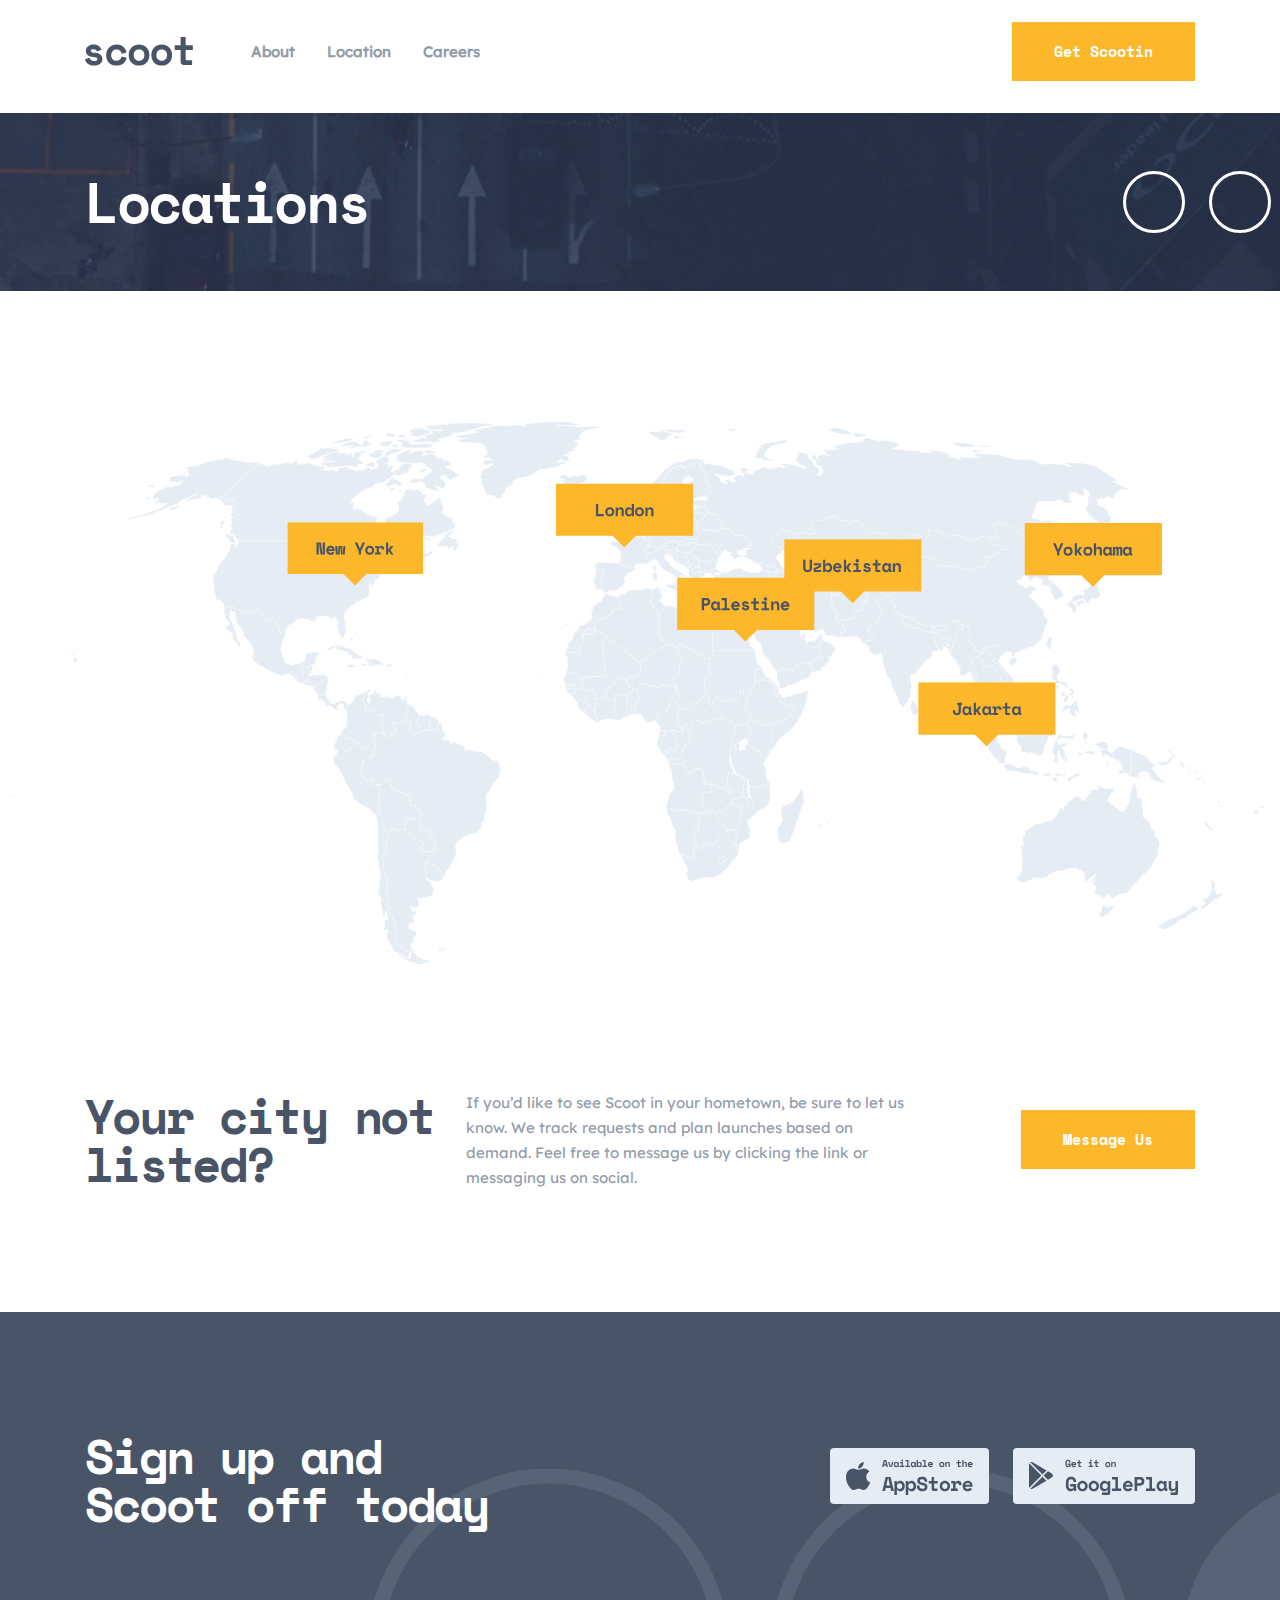
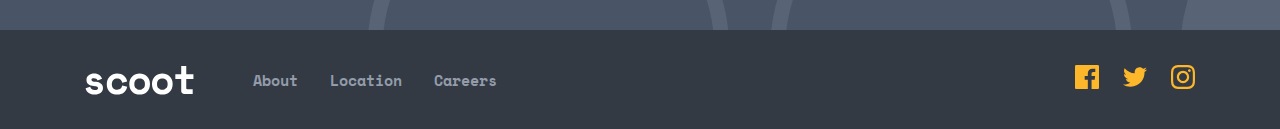
<file: location.html>
<!DOCTYPE html>
<html lang="en">
<head>
  <meta charset="UTF-8">
  <meta http-equiv="X-UA-Compatible" content="IE=edge">
  <meta name="viewport" content="width=device-width, initial-scale=1.0">
  <title>Locations</title>
  <link rel="stylesheet" href="/css/style.css">
</head>
<body>

  <header class="site-header">

    <div class="site-header__container container">
      <nav class="site-header__nav">
        <a href="index.html" class="site-header__logo"><img src="/img/icon/site-logo.svg" alt="site logo" class="site-header__logo-img"></a>
        <ul class="site-header__list">
          <li class="site-header__item"><a href="about.html" class="site-header__link">About</a></li>
          <li class="site-header__item"><a href="location.html" class="site-header__link">Location</a></li>
          <li class="site-header__item"><a href="careers.html" class="site-header__link">Careers</a></li>
        </ul>
      </nav>
      <a href="#" target="_blank" class="button site-header__btn" type="button">Get scootin</a>
    </div>
    
  </header>

  <main class="locations-main">
    <section class="careers-hero">
      <div class="about-hero__container container">
        <h1 class="about-hero__heading">Locations</h1>
      </div>
    </section>

    <section class="map">
      
        <div id="map"></div>
      
      </div>
      
    </section>

    <!-- YOUR CITY -->
    <section class="your-city">
      <div class="your-city__container container">
        <div class="your-city__title">
          <div class="your-city__head">
            <h3 class="your-city__heading">Your city not listed?</h3>
          </div>
          <div class="your-city__desc">
            <p class="your-city__content">If you’d like to see Scoot in your hometown, be sure to let us know. We track requests and plan launches based on demand. Feel free to message us by clicking the link or messaging us on social.</p>
          </div>
        </div>
        <a href="#" target="_blank" class="button your-city__btn">Message Us</a>
      </div>
    </section>

  </main>
  
  <footer class="scoot-footer">
    <div class="scoot-footer__top">
      <div class="scoot-footer__container container">
        <div class="scoot-footer__title">
          <h2 class="scoot-footer__heading">Sign up and Scoot off today</h2>
        </div>
  
        <div class="scoot-footer__links">
          <a href="https://www.apple.com/ru/app-store/" class="scoot-footer__link scoot-footer--appstore">
            <img src="/img/icon/appstore.svg" alt="appstore link">
          </a>
  
          <a href="https://play.google.com/store" class="scoot-footer__link scoot-footer--play-market">
            <img src="/img/icon/playmarket-img.svg" alt="play market link">
          </a>
        </div>
      </div>
    </div>
    
    <div class="scoot-footer__bottom">
      <div class="scoot-footer__container container">
        <a href="index.html" class="scoot-footer__logo-link">
          <img src="./img/icon/footer-logo.svg" alt="site logo">
        </a>
        <ul class="scoot-footer__list">
          <li class="scoot-footer__item"><a href="about.html" class="scoot-footer__link">About</a></li>
          <li class="scoot-footer__item"><a href="location.html" class="scoot-footer__link">Location</a></li>
          <li class="scoot-footer__item"><a href="careers.html" class="scoot-footer__link">Careers</a></li>
        </ul>

        <ul class="scoot-footer__social-list">
          <li class="scoot-footer__social-item">
            <a target="blank" href="https://www.facebook.com/" class="scoot-footer__social">

              <svg width="24" height="24" viewBox="0 0 24 24" fill="none" xmlns="http://www.w3.org/2000/svg">
                <path d="M22.675 0H1.325C0.593 0 0 0.593 0 1.325V22.676C0 23.407 0.593 24 1.325 24H12.82V14.706H9.692V11.084H12.82V8.413C12.82 5.313 14.713 3.625 17.479 3.625C18.804 3.625 19.942 3.724 20.274 3.768V7.008L18.356 7.009C16.852 7.009 16.561 7.724 16.561 8.772V11.085H20.148L19.681 14.707H16.561V24H22.677C23.407 24 24 23.407 24 22.675V1.325C24 0.593 23.407 0 22.675 0Z" fill="#FCB72B"/>
                </svg>
                

            </a>
          </li>
          <li class="scoot-footer__social-item">
            <a target="_blank" href="https://twitter.com/" class="scoot-footer__social">

              <svg width="24" height="20" viewBox="0 0 24 20" fill="none" xmlns="http://www.w3.org/2000/svg">
                <path d="M24 2.557C23.117 2.949 22.168 3.213 21.172 3.332C22.189 2.723 22.97 1.758 23.337 0.608001C22.386 1.172 21.332 1.582 20.21 1.803C19.313 0.846001 18.032 0.248001 16.616 0.248001C13.437 0.248001 11.101 3.214 11.819 6.293C7.728 6.088 4.1 4.128 1.671 1.149C0.381 3.362 1.002 6.257 3.194 7.723C2.388 7.697 1.628 7.476 0.965 7.107C0.911 9.388 2.546 11.522 4.914 11.997C4.221 12.185 3.462 12.229 2.69 12.081C3.316 14.037 5.134 15.46 7.29 15.5C5.22 17.123 2.612 17.848 0 17.54C2.179 18.937 4.768 19.752 7.548 19.752C16.69 19.752 21.855 12.031 21.543 5.106C22.505 4.411 23.34 3.544 24 2.557Z" fill="#FCB72B"/>
                </svg>

            </a>
          </li>  

          <li class="scoot-footer__social-item">
            <a target="_blank" href="https://www.instagram.com/" class="scoot-footer__social">

              <svg width="24" height="24" viewBox="0 0 24 24" fill="none" xmlns="http://www.w3.org/2000/svg">
                <path fill-rule="evenodd" clip-rule="evenodd" d="M12 0C8.741 0 8.333 0.014 7.053 0.072C2.695 0.272 0.273 2.69 0.073 7.052C0.014 8.333 0 8.741 0 12C0 15.259 0.014 15.668 0.072 16.948C0.272 21.306 2.69 23.728 7.052 23.928C8.333 23.986 8.741 24 12 24C15.259 24 15.668 23.986 16.948 23.928C21.302 23.728 23.73 21.31 23.927 16.948C23.986 15.668 24 15.259 24 12C24 8.741 23.986 8.333 23.928 7.053C23.732 2.699 21.311 0.273 16.949 0.073C15.668 0.014 15.259 0 12 0ZM12 2.163C15.204 2.163 15.584 2.175 16.85 2.233C20.102 2.381 21.621 3.924 21.769 7.152C21.827 8.417 21.838 8.797 21.838 12.001C21.838 15.206 21.826 15.585 21.769 16.85C21.62 20.075 20.105 21.621 16.85 21.769C15.584 21.827 15.206 21.839 12 21.839C8.796 21.839 8.416 21.827 7.151 21.769C3.891 21.62 2.38 20.07 2.232 16.849C2.174 15.584 2.162 15.205 2.162 12C2.162 8.796 2.175 8.417 2.232 7.151C2.381 3.924 3.896 2.38 7.151 2.232C8.417 2.175 8.796 2.163 12 2.163ZM5.838 12C5.838 8.597 8.597 5.838 12 5.838C15.403 5.838 18.162 8.597 18.162 12C18.162 15.404 15.403 18.163 12 18.163C8.597 18.163 5.838 15.403 5.838 12ZM12 16C9.791 16 8 14.21 8 12C8 9.791 9.791 8 12 8C14.209 8 16 9.791 16 12C16 14.21 14.209 16 12 16ZM16.965 5.595C16.965 4.8 17.61 4.155 18.406 4.155C19.201 4.155 19.845 4.8 19.845 5.595C19.845 6.39 19.201 7.035 18.406 7.035C17.61 7.035 16.965 6.39 16.965 5.595Z" fill="#FCB72B"/>
                </svg>
                
            </a>
          </li>
            
          
        </ul>
      </div>
    </div>

  </footer>

    <script src="/script/mapdata.js"></script>
    <script src="/script/worldmap.js"></script>
</body>
</html>
</file>
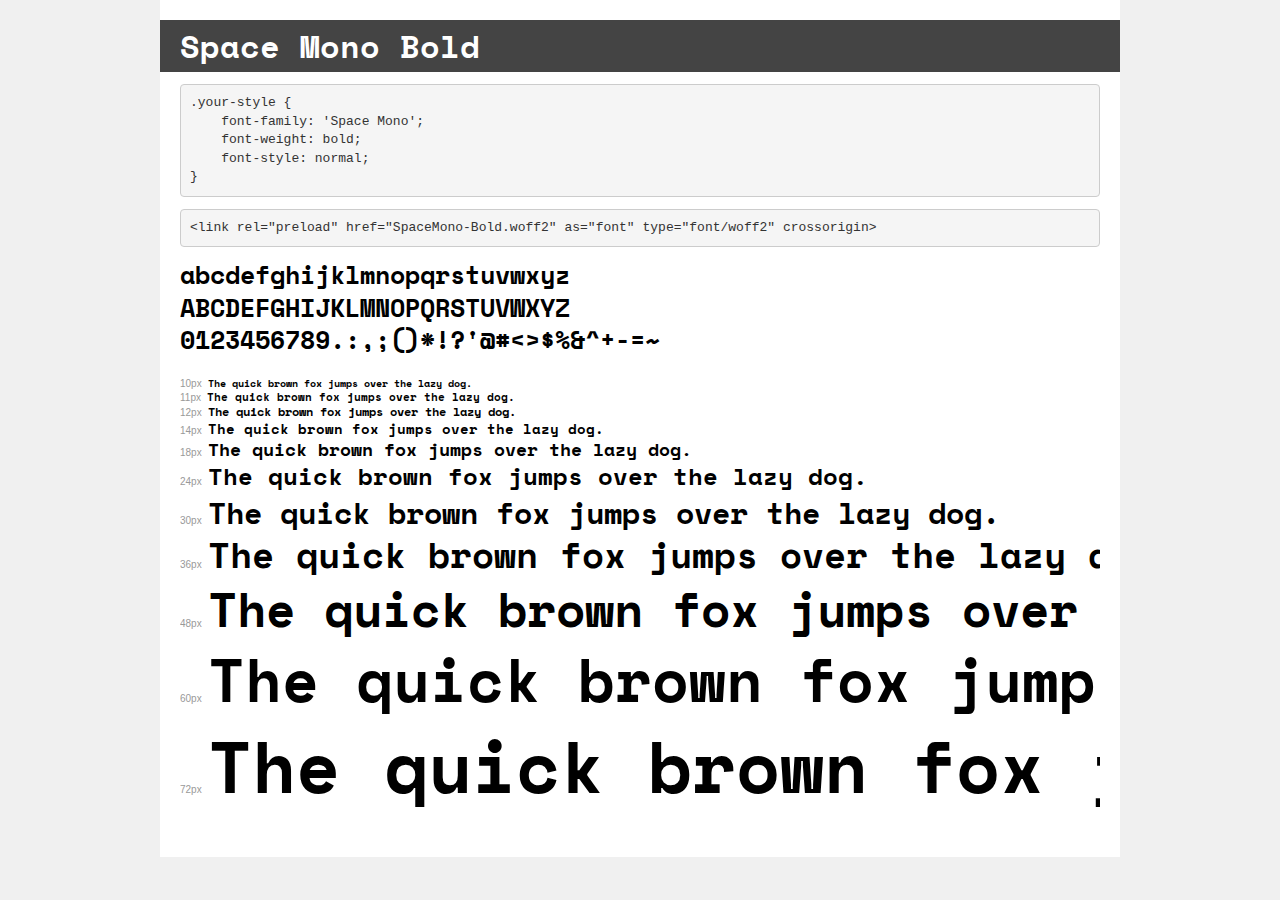
<file: fonts/demo.html>
<!DOCTYPE html>
<html lang="en">
<head>
    <meta charset="utf-8">
    <meta http-equiv="X-UA-Compatible" content="IE=edge">
    <meta name="viewport" content="width=device-width, initial-scale=1">
    <meta name="robots" content="noindex, noarchive">
    <meta name="format-detection" content="telephone=no">
    <title>Transfonter demo</title>
    <link href="stylesheet.css" rel="stylesheet">
    <style>
        /*
        http://meyerweb.com/eric/tools/css/reset/
        v2.0 | 20110126
        License: none (public domain)
        */
        html, body, div, span, applet, object, iframe,
        h1, h2, h3, h4, h5, h6, p, blockquote, pre,
        a, abbr, acronym, address, big, cite, code,
        del, dfn, em, img, ins, kbd, q, s, samp,
        small, strike, strong, sub, sup, tt, var,
        b, u, i, center,
        dl, dt, dd, ol, ul, li,
        fieldset, form, label, legend,
        table, caption, tbody, tfoot, thead, tr, th, td,
        article, aside, canvas, details, embed,
        figure, figcaption, footer, header, hgroup,
        menu, nav, output, ruby, section, summary,
        time, mark, audio, video {
            margin: 0;
            padding: 0;
            border: 0;
            font-size: 100%;
            font: inherit;
            vertical-align: baseline;
        }
        /* HTML5 display-role reset for older browsers */
        article, aside, details, figcaption, figure,
        footer, header, hgroup, menu, nav, section {
            display: block;
        }
        body {
            line-height: 1;
        }
        ol, ul {
            list-style: none;
        }
        blockquote, q {
            quotes: none;
        }
        blockquote:before, blockquote:after,
        q:before, q:after {
            content: '';
            content: none;
        }
        table {
            border-collapse: collapse;
            border-spacing: 0;
        }
        /* demo styles */
        body {
            background: #f0f0f0;
            color: #000;
        }
        .page {
            background: #fff;
            width: 920px;
            margin: 0 auto;
            padding: 20px 20px 0 20px;
            overflow: hidden;
        }
        .font-container {
            overflow-x: auto;
            overflow-y: hidden;
            margin-bottom: 40px;
            line-height: 1.3;
            white-space: nowrap;
            padding-bottom: 5px;
        }
        h1 {
            position: relative;
            background: #444;
            font-size: 32px;
            color: #fff;
            padding: 10px 20px;
            margin: 0 -20px 12px -20px;
        }
        .letters {
            font-size: 25px;
            margin-bottom: 20px;
        }
        .s10:before {
            content: '10px';
        }
        .s11:before {
            content: '11px';
        }
        .s12:before {
            content: '12px';
        }
        .s14:before {
            content: '14px';
        }
        .s18:before {
            content: '18px';
        }
        .s24:before {
            content: '24px';
        }
        .s30:before {
            content: '30px';
        }
        .s36:before {
            content: '36px';
        }
        .s48:before {
            content: '48px';
        }
        .s60:before {
            content: '60px';
        }
        .s72:before {
            content: '72px';
        }
        .s10:before, .s11:before, .s12:before, .s14:before,
        .s18:before, .s24:before, .s30:before, .s36:before,
        .s48:before, .s60:before, .s72:before {
            font-family: Arial, sans-serif;
            font-size: 10px;
            font-weight: normal;
            font-style: normal;
            color: #999;
            padding-right: 6px;
        }
        pre {
            display: block;
            padding: 9px;
            margin: 0 0 12px;
            font-family: Monaco, Menlo, Consolas, "Courier New", monospace;
            font-size: 13px;
            line-height: 1.428571429;
            color: #333;
            font-weight: normal;
            font-style: normal;
            background-color: #f5f5f5;
            border: 1px solid #ccc;
            overflow-x: auto;
            border-radius: 4px;
        }
        /* responsive */
        @media (max-width: 959px) {
            .page {
                width: auto;
                margin: 0;
            }
        }
    </style>
</head>
<body>
<div class="page">
    <div class="demo">
        <h1 style="font-family: 'Space Mono'; font-weight: bold; font-style: normal;">Space Mono Bold</h1>
        <pre title="Usage">.your-style {
    font-family: 'Space Mono';
    font-weight: bold;
    font-style: normal;
}</pre>
        <pre title="Preload (optional)">
&lt;link rel=&quot;preload&quot; href=&quot;SpaceMono-Bold.woff2&quot; as=&quot;font&quot; type=&quot;font/woff2&quot; crossorigin&gt;</pre>
        <div class="font-container" style="font-family: 'Space Mono'; font-weight: bold; font-style: normal;">
            <p class="letters">
                abcdefghijklmnopqrstuvwxyz<br>
ABCDEFGHIJKLMNOPQRSTUVWXYZ<br>
                0123456789.:,;()*!?'@#&lt;&gt;$%&^+-=~
            </p>
            <p class="s10" style="font-size: 10px;">The quick brown fox jumps over the lazy dog.</p>
            <p class="s11" style="font-size: 11px;">The quick brown fox jumps over the lazy dog.</p>
            <p class="s12" style="font-size: 12px;">The quick brown fox jumps over the lazy dog.</p>
            <p class="s14" style="font-size: 14px;">The quick brown fox jumps over the lazy dog.</p>
            <p class="s18" style="font-size: 18px;">The quick brown fox jumps over the lazy dog.</p>
            <p class="s24" style="font-size: 24px;">The quick brown fox jumps over the lazy dog.</p>
            <p class="s30" style="font-size: 30px;">The quick brown fox jumps over the lazy dog.</p>
            <p class="s36" style="font-size: 36px;">The quick brown fox jumps over the lazy dog.</p>
            <p class="s48" style="font-size: 48px;">The quick brown fox jumps over the lazy dog.</p>
            <p class="s60" style="font-size: 60px;">The quick brown fox jumps over the lazy dog.</p>
            <p class="s72" style="font-size: 72px;">The quick brown fox jumps over the lazy dog.</p>
        </div>
    </div>

</div>
</body>
</html>
</file>
<file: css/style.css>
:root {
  --site-font-family: 'Lexend Deca', "Arial", sans-serif;
  --buttons-hover-color: #FCB72B;
  --headings-color: #495567;
  --font-color: #939CAA;
  --footer-color: #333A44;
  --faq-card-bg: #F2F5F9;
  --faq-card-hover: #FFF4DF;
}

@font-face {
  font-family: 'Space Mono';
  src: url('../fonts/SpaceMono-Bold.woff2') format('woff2'),
      url('../fonts/SpaceMono-Bold.woff') format('woff');
  font-weight: bold;
  font-style: normal;
}

@font-face {
  font-family: 'Lexend Deca';
  src: url('../fonts/LexendDeca-Regular.woff2') format('woff2'),
      url('../fonts/LexendDeca-Regular.woff') format('woff');
  font-weight: normal;
  font-style: normal;
}

 
 /* GENERAL */
html {
  box-sizing: border-box;
  height: 100%;
}

*,
*::before,
*::after {
  box-sizing: inherit;
}

body {
  display: flex;
  flex-direction: column;
  height: 100%;
  padding: 0;
  margin: 0;
  font-family: var(--site-font-family); 
  background-color: #fff;
  font-style: normal;
  font-weight: normal;
  font-size: 15px;
  line-height: 25px;
  color: #939CAA;
  overflow-x: hidden;
}

img {
  max-width: 100%;
  height: auto;
}

.visually-hidden {
  position: absolute;
  width: 1px;
  height: 1px;
  margin: -1px;
  border: 0;
  padding: 0;
  clip: rect(0 0 0 0);
  overflow: hidden;
}

/* CONTAINER */
.container {
  max-width: 1150px;
  margin-left: auto;
  margin-right: auto;
  padding-left: 20px;
  padding-right: 20px;
}


main {
  display: flex;
  flex-direction: column;
  flex-grow: 1;
}


/* SITE-HEADER */
.site-header {
  padding-top: 22px;
  padding-bottom: 21px;
}

.site-header__container {
  display: flex;
  align-items: center;
  justify-content: space-between;
}

.site-header__nav {
  display: flex;
  align-items: center;
}

.site-header__logo {
  margin-right: 58px;
}

.site-header__logo:hover {
  opacity: 0.8;
  transition: opacity 0.3s ease;
}

.site-header__logo:active {
  opacity: 0.6;
}

.site-header__logo-img {
  display: block;
}

.site-header__list {
  display: flex;
  align-items: center;
  margin: 0;
  padding: 0;
  list-style: none;
}

.site-header__item:not(:last-child) {
  margin-right: 32px;
}

.site-header__link {
  text-decoration: none;
  font-weight: bold;
  color: var(--font-color);
  transition: color 0.3s ease;
}

.site-header__link:hover {
  color: var(--buttons-hover-color);
}

.site-header__link:active {
  opacity: 0.6;
}

.button {
  padding: 14px 39px;
  border: 3px solid var(--buttons-hover-color);
  background-color: var(--buttons-hover-color);
  color: #fff;
  transition: background-color 0.3s ease,
  color 0.3s ease;
  cursor: pointer;
  text-transform: capitalize;
  font-family: 'Space Mono';
  text-decoration: none;
}

.button:hover {
  background-color: transparent;
  color: var(--buttons-hover-color);
}

.button:active {
  opacity: 0.7;
}



/* HOME-HERO */
.home-hero {
  position: relative;
  padding-top: 153px;
  padding-bottom: 152px;
  background: url(../img/icon/home-hero-bg-vector.svg), url(../img/home-hero-bg.png);
  background-repeat: no-repeat;
  background-position: calc(50% + -174px) calc(50% + 99px), calc(50% - 2px) center;
}

.home-hero::before {
  position: absolute;
  top: 423px;
  left: calc(50% + 529px);
  width: 235px;
  height: 63px;
  background-image: url(../img/icon/about-hero-circlesvg.svg);
  background-repeat: no-repeat;
  content: "";
}

.home-hero__title {
  width: 500px;
}

.home-hero__heading {
  margin: 0 0 40px;
  padding: 0;
  font-family: 'Space Mono';
  font-weight: bold;
  font-size: 56px;
  line-height: 56px;
  letter-spacing: -2.5px;
  color: #fff
}

.home-hero__content {
  width: 454px;
}

.home-hero__desc {
  margin: 0 0 40px 54px;
  color: #fff;
} 

.home-hero__btn {
  margin-left: 54px;
}


 /* HOME-FEATURES */
.home-features {
  position: relative;
  padding-top: 160px;
  padding-bottom: 100px;
}

/* .home-features__hr {
  position: absolute;
  z-index: -1;
  top: 197px;
  left: calc(50% - 680px);
  width: 974px;
  height: 10px;
  border: 1px solid transparent;
  background-color: #E5ECF4;
} */

.home-features__list {
  position: relative;
  display: flex;
  flex-wrap: wrap;
  align-items: center;
  margin: 0;
  margin-left: -30px;
  margin-bottom: -30px;
  padding: 0;
  list-style: none;
}

.home-features__list::before {
  position: absolute;
  z-index: -1;
  top: 45px;
  left: calc(50% - 750px);
  width: 994px;
  height: 14px;
  border: 1px solid transparent;
  background-color: #E5ECF4;
  content: "";
}

.home-features__item {
  margin-left: 30px;
  margin-bottom: 30px;
  width: 350px;
}

.home-features__item::before {
  display: block;
  margin-bottom: 40px;
  border-radius: 50%;
  width: 96px;
  height: 96px;
  content: "";
  background-color: var(--buttons-hover-color);
  background-repeat: no-repeat;
  background-position: center center;
}

.home-features__item:first-child:before {
  background-image: url(../img/icon/features-list-icon-tel.png);
}

.home-features__item:nth-child(2):before {
  background-image: url(../img/icon/features-list-icon-scooter.png);
}

.home-features__item:nth-child(3):before {
  background-image: url(../img/icon/features-list-icon-super-scooter.png);
}

.feature__heading {
  margin: 0 0 27px;
  padding: 0;
  font-family: Space Mono;
  font-weight: bold;
  font-size: 24px;
  line-height: 28px;
  letter-spacing: -1.07143px;
  color: var(--headings-color);
}

.feature__text {
  margin: 0;
}



/* HOME ADVANTAGES */
.home-advantages {
  padding-top: 100px;
  padding-bottom: 200px;
}

.home-advantages__list {
  margin: 0;
  padding: 0;
  list-style: none;
  margin-bottom: -160px;
}

.home-advantages__item {
  display: flex;
  align-items: center;
  justify-content: space-between;
  margin-bottom: 160px;
}

.home-advantages__item::before {
  position: relative;
  width: 445px;
  height: 445px;
  content: "";
  background-repeat: no-repeat;
  background-size: contain;
  border-radius: 50%;
}

.home-advantages__item:nth-child(odd) {
  flex-direction: row-reverse;
}

.advantage__inner {
  position: relative;
  width: 445px;
}

.advantage__inner::before {
  position: absolute;
  z-index: 1;
  width: 1078px;
  height: 445px;
  content: "";
  background-repeat: no-repeat;
}

.advantage-ease__inner::before {
  background-image: url(../img/advantages-1.svg);
  top: -68px;
  left: 525px;
}

.advantage-ease::before {
  background-image: url(../img/advantaegs-1.png);
}

.coming-to::before {
  background-image: url(../img/advantages-2.png);
}

.coming-to__inner::before {
  background-image: url(../img/advantages-2.svg);
  top: -67px;
  right: 580px;
}

.zero-hassle::before {
  background-image: url(../img/advantages-3.png);
}

.zero-hassle__inner::before {
  background-image: url(../img/advantages-3.svg);
  top: -67px;
  left: 914px;
}

.advantage__heading {
  margin: 0 0 24px;
  font-family: 'Space Mono';
  font-weight: bold;
  font-size: 48px;
  line-height: 48px;
  letter-spacing: -2.14286px;
  color: var(--headings-color);
}

.advantage__desc {
  margin: 0 0 40px;
}


/* SITE FOOTER */

.scoot-footer__top {
  padding-top: 120px;
  padding-bottom: 102px;
  background-color: var(--headings-color);
  background-image: url(../img/sign-up-bg.svg);
  background-repeat: no-repeat;
  background-position: right calc(50% - 307px) bottom calc(50% - 148px);
}

.scoot-footer__container {
  display: flex;
  align-items: center;
}

.scoot-footer__title {
  margin-right: auto;
  width: 415px;
}

.scoot-footer__heading {
  margin: 0;
  font-family: 'Space Mono';
  font-weight: bold;
  font-size: 48px;
  line-height: 48px;
  letter-spacing: -2.14286px;
  color: #fff;
}

.scoot-footer--appstore {
  margin-right: 15px;
}

.scoot-footer__bottom {
  padding-top: 35px;
  padding-bottom: 33px;
  background-color: var(--footer-color);
}

.scoot-footer__logo-link {
  margin-right: 59px;
}

.scoot-footer__logo-link:hover {
  opacity: 0.8;
}

.scoot-footer__logo-link:active {
  opacity: 0.6;
}

.scoot-footer__logo-link img {
  display: block;
}

.scoot-footer__list {
  display: flex;
  align-items: center;
  margin: 0;
  margin-right: auto;
  padding: 0;
  list-style: none;
}

.scoot-footer__item:not(:last-child) {
  margin-right: 32px;
}

.scoot-footer__link {
  font-family: 'Space Mono';
  font-weight: bold;
  color: var(--font-color);
  text-decoration: none;
  transition: color 0.3s ease;
}

.scoot-footer__link:hover {
  color: var(--buttons-hover-color);
}

.scoot-footer__link:active {
  opacity: 0.8;
}

.scoot-footer__social-list {
  display: flex;
  align-items: center;
  margin: 0;
  padding: 0;
  margin-left: -24px;
  list-style: none;
}

.scoot-footer__social-item {
  margin-left: 24px;
}

path {
  transition: fill 0.3s ease;
}

.scoot-footer__social:hover path {
  fill: #E5ECF4;
}

.scoot-footer__social:active path {
  opacity: 0.6;
}

/* ABOUT */


/* ABOUT-HERO */
.about-hero {
  padding-top: 72px;
  padding-bottom: 72px;
  background-image:url(../img/icon/about-hero-circlesvg.svg), url(../img/about-hero-bg.png);
  background-repeat: no-repeat;
  background-size: 234px, contain;
  background-position: calc(50% + 600px) center, center center;
}

.about-hero__heading {
  margin: 0;
  font-family: 'Space mono';
  font-weight: bold;
  font-size: 56px;
  line-height: 56px;
  letter-spacing: -2.5px;
  color: #fff;
}



/* about-advantages */
.about-advantages {
  padding-top: 120px;
  padding-bottom: 120px;
}

.about-advantages__list {
  margin: 0;
  padding: 0;
  list-style: none;
}

.about-advantages__item:first-child {
  margin-bottom: 120px;
}

.about-advantages__item {
  display: flex;
  align-items: center;
}

.about-advantages__item:nth-child(odd) {
  flex-direction: row-reverse;
}

.about-advantages__item::before {
  display: block;
  flex-shrink: 0;
  width: 445px;
  height: 445px;
  border-radius: 50%;
  background-repeat: no-repeat;
  content: "";
}

.about-advantages__item:nth-child(1)::before {
  background-image: url(../img/mobillity.png);
  margin-left: 220px;
}

.about-advantages__item:nth-child(2)::before {
  background-image: url(../img/better-urban.png);
  margin-right: 220px;
}

.about-advantage__wrapper {
  width: 445px;
}

.better-urban__inner {
  position: relative;
}

.better-urban__inner::before {
  position: absolute;
  content: "";
  width: 744px;
  height: 445px;
  background-image: url(../img/better-urban-bg.svg);
  background-repeat: no-repeat;
  left: -1215px;
  bottom: -127px;
}

.mobillity__inner {
  position: relative;
}

.mobillity__inner::before {
  position: absolute;
  content: "";
  width: 1079px;
  height: 445px;
  background-image: url(../img/mobillity-bg.svg);
  background-repeat: no-repeat;
  top: -125px;
  left: 530px;
}

.about-advantage__heading {
  margin: 0 0 24px;
  font-family: 'Space mono';
  font-weight: bold;
  font-size: 48px;
  line-height: 48px;
  letter-spacing: -2.14286px;
  color: var(--headings-color);
}

.about-advantage__desc {
  margin: 0;
}

/* VALUES */

.values {
  padding-bottom: 120px;
}

.values__title {
  margin-bottom: 103px;
  text-align: center;
}

.values__heading {
  display: inline-block;
  margin: 0;
  font-family: 'Space mono';
  font-weight: bold;
  font-size: 48px;
  line-height: 48px;
  letter-spacing: -2.14286px;
  color: var(--headings-color);
}

.values__list {
  display: flex;
  align-items: center;
  flex-wrap: wrap;
  margin: 0;
  margin-left: -30px;
  margin-bottom: -30px;
  padding: 0;
  list-style: none;
}

.values__item {
  margin-left: 30px;
  margin-bottom: 30px;
  width: 350px;
  text-align: center;
}

.our-tech {
  margin-bottom: 32px;
  position: relative;
}

.our-tech::before {
  position: absolute;
  padding-top: 33px;
  width: 96px;
  height: 96px;
  border-radius: 50%;
  background-color: var(--buttons-hover-color);
  bottom: -43px;
  left: 120px;
  font-family: 'Space Mono';
  font-weight: bold;
  font-size: 24px;
  line-height: 28px;
  text-align: center;
  letter-spacing: -1.07143px;
  color: var(--headings-color);
  content: "01";
}

.our-integrity {
  margin-bottom: 32px;
  position: relative;
}

.our-integrity::before {
  position: absolute;
  padding-top: 33px;
  width: 96px;
  height: 96px;
  border-radius: 50%;
  background-color: var(--buttons-hover-color);
  bottom: -43px;
  left: 120px;
  font-family: 'Space Mono';
  font-weight: bold;
  font-size: 24px;
  line-height: 28px;
  text-align: center;
  letter-spacing: -1.07143px;
  color: var(--headings-color);
  content: "02";
}

.our-community {
  margin-bottom: 32px;
  position: relative;
}

.our-community::before {
  position: absolute;
  padding-top: 33px;
  width: 96px;
  height: 96px;
  border-radius: 50%;
  background-color: var(--buttons-hover-color);
  bottom: -43px;
  left: 120px;
  font-family: 'Space Mono';
  font-weight: bold;
  font-size: 24px;
  line-height: 28px;
  text-align: center;
  letter-spacing: -1.07143px;
  color: var(--headings-color);
  content: "03";
}

.value__heading {
  margin: 87px 0 27px;
  font-family: 'Space Mono';
  font-weight: bold;
  font-size: 24px;
  line-height: 28px;
  letter-spacing: -1.07143px;
  color: var(--headings-color);
}

.value__desc {
  margin: 0;
}



/* FAQs */
.faqs {
  padding-bottom: 160px;
}

.faqs__heading {
  margin: 0 0 64px;
  font-family: 'Space Mono';
  font-style: normal;
  font-weight: bold;
  font-size: 48px;
  line-height: 48px;
  text-align: center;
  letter-spacing: -2.14286px;
  color: var(--headings-color)
}

.faqs__how-it-work {
  display: flex;
  align-items: flex-start;
  justify-content: space-between;
}

.hiw__heading {
  margin: 0;
  margin-top: 15px;
  font-family: 'Space Mono';
  font-weight: bold;
  font-size: 40px;
  line-height: 48px;
  letter-spacing: -1.78571px;
  color: var(--headings-color);
}

.hiw__cards {
  position: relative;
  margin-top: 16px;
  padding: 32px 40px;
  width: 730px;
  background-color: var(--faq-card-bg);
  transition: background-color 0.3s ease;
}

.hiw__cards:hover {
  background-color: var(--faq-card-hover);
}

.hiw__card {
  display: flex;
  align-items: center;
  justify-content: space-between;
}

.card_last {
  margin-bottom: 64px;
}

.card__heading {
  margin: 0;
  margin-bottom: 24px;
  font-family: 'Space Mono';
  font-weight: bold;
  font-size: 24px;
  line-height: 28px;
  letter-spacing: -1.07143px;
  color: var(--headings-color);
}

.card__button {
  width: 20px;
  height: 14px;
  border: 1px solid transparent;
  background-image: url(../img/icon/button-faq.svg);
  background-color: transparent;
  background-repeat: no-repeat;
  background-size: contain;
  background-position: center center;
  transition: transform 0.9s ease;
  cursor: pointer;
}

.card__button::before {
  position: absolute;
  left: 0;
  top: 0;
  width: 100%;
  height: 100%;
  background-color: transparent;
  content: "";
}

.card__text {
  display: none;
  margin: 0;
  color: var(--headings-color);
}

.hiw__cards_active .card__text {
  display: block;
}

.hiw__cards_active .card__button {
  transform: rotate(180deg);
}

/* Careers */

.careers-hero {
  padding-top: 72px;
  padding-bottom: 72px;
  background-image:url(../img/icon/about-hero-circlesvg.svg), url(../img/careers-hero.png);
  background-repeat: no-repeat;
  background-size: 234px, contain;
  background-position: calc(50% + 600px) center, center center;
}

.careers-adv {
  padding-top: 120px;
  padding-bottom: 60px;
}

.careers-adv__list {
  margin: 0;
  padding: 0;
  list-style: none;
}

.careers-adv__item {
  display: flex;
  align-items: center;
}

.careers-adv__item:nth-child(odd) {
  flex-direction: row-reverse;
}

.careers-adv__item::before {
  display: block;
  flex-shrink: 0;
  width: 445px;
  height: 445px;
  border-radius: 50%;
  background-repeat: no-repeat;
  content: "";
}

.careers-adv__item:nth-child(1)::before {
  background-image: url(../img/careers-care.png);
  margin-left: 220px;
}

.about-advantage__wrapper {
  width: 445px;
}

.care-to-join__inner {
  position: relative;
}

.care-to-join__inner::before {
  position: absolute;
  content: "";
  width: 1079px;
  height: 445px;
  background-image: url(../img/careers-care-bg.svg);
  background-repeat: no-repeat;
  top: -125px;
  left: 530px;
}

.career-adv__heading {
  margin: 0 0 24px;
  font-family: 'Space mono';
  font-weight: bold;
  font-size: 48px;
  line-height: 48px;
  letter-spacing: -2.14286px;
  color: var(--headings-color);
}

.career-adv__desc {
  margin: 0;
  margin-bottom: 40px;
}



/* VALUES CAREERS */
.values-careers {
  padding-top: 60px;
}



/* WORKERS */
.workers {
  padding-bottom: 160px;
}

.workers__list {
  margin: 0;
  margin-bottom: -24px;
  padding: 0;
  list-style: none;
}

.workers__item {
  display: flex;
  align-items: center;
  margin-bottom: 24px;
  padding: 32px 64px 40px 35px;
  width: 100%;
  background-color: var(--faq-card-bg);
}

.worker__inner {
  margin-right: auto;
}

.worker__heading {
  margin: 0 0 8px;
  font-family: Space Mono;
  font-weight: bold;
  font-size: 24px;
  line-height: 28px;
  letter-spacing: -1.07143px;
  color: var(--headings-color);
}

.worker__desc {
  margin: 0;
}

.worker__btn {
  padding: 13px 66px;
}



/* MAP */
.map {
  position: relative;
  padding-top: 120px;
  padding-bottom: 60px;
}

.map__location {
  position: absolute;
  margin: 0;
  padding: 23px 46px;
  width: 201px;
  background-color: var(--buttons-hover-color);
  text-transform: capitalize;
  font-family: 'Space Mono';
  font-weight: bold;
  font-size: 24px;
  line-height: 28px;
  text-align: center;
  letter-spacing: -1.07143px;
  color: var(--headings-color);
}

.map__location::after {
  position: absolute;
  width: 0;
  height: 0;
  border-top: 20px solid var(--buttons-hover-color);
  border-right: 20px solid transparent;
  border-bottom: 20px solid transparent;
  border-left: 20px solid transparent;
  content: "";
  top: 71px;
  left: 78px;
}

.new-york {
  top: 185px;
  left: calc(50% - 410px);
}

.london {
  top: 132px;
  left: calc(50% - 165px);
}

.yokohama {
  right: calc(50% - 497px);
  top: 195px;
}

.jakarta{
  top: 364px;
  left: calc(50% + 217px);
}



/* YOUR CITY */
.your-city {
  padding-top: 60px;
  padding-bottom: 122px;
}

.your-city__container {
  display: flex;
  align-items: center;
}

.your-city__title {
  display: flex;
  align-items: center;
}

.your-city__head {
  margin-right: 30px;
  width: 351px;
}

.your-city__heading {
  margin: 0;
  font-family: 'Space Mono';
  font-weight: bold;
  font-size: 48px;
  line-height: 48px;
  letter-spacing: -2.14286px;
  color: var(--headings-color);
}

.your-city__desc {
  width: 445px;
}

.your-city__content {
  margin: 0;
}

.your-city__btn {
  margin-left: auto;
}
</file>
<file: fonts/stylesheet.css>
@font-face {
    font-family: 'Space Mono';
    src: url('SpaceMono-Bold.woff2') format('woff2'),
        url('SpaceMono-Bold.woff') format('woff');
    font-weight: bold;
    font-style: normal;
    font-display: swap;
}

@font-face {
    font-family: 'Lexend Deca';
    src: url('LexendDeca-Regular.woff2') format('woff2'),
        url('LexendDeca-Regular.woff') format('woff');
    font-weight: normal;
    font-style: normal;
    font-display: swap;
}
</file>
